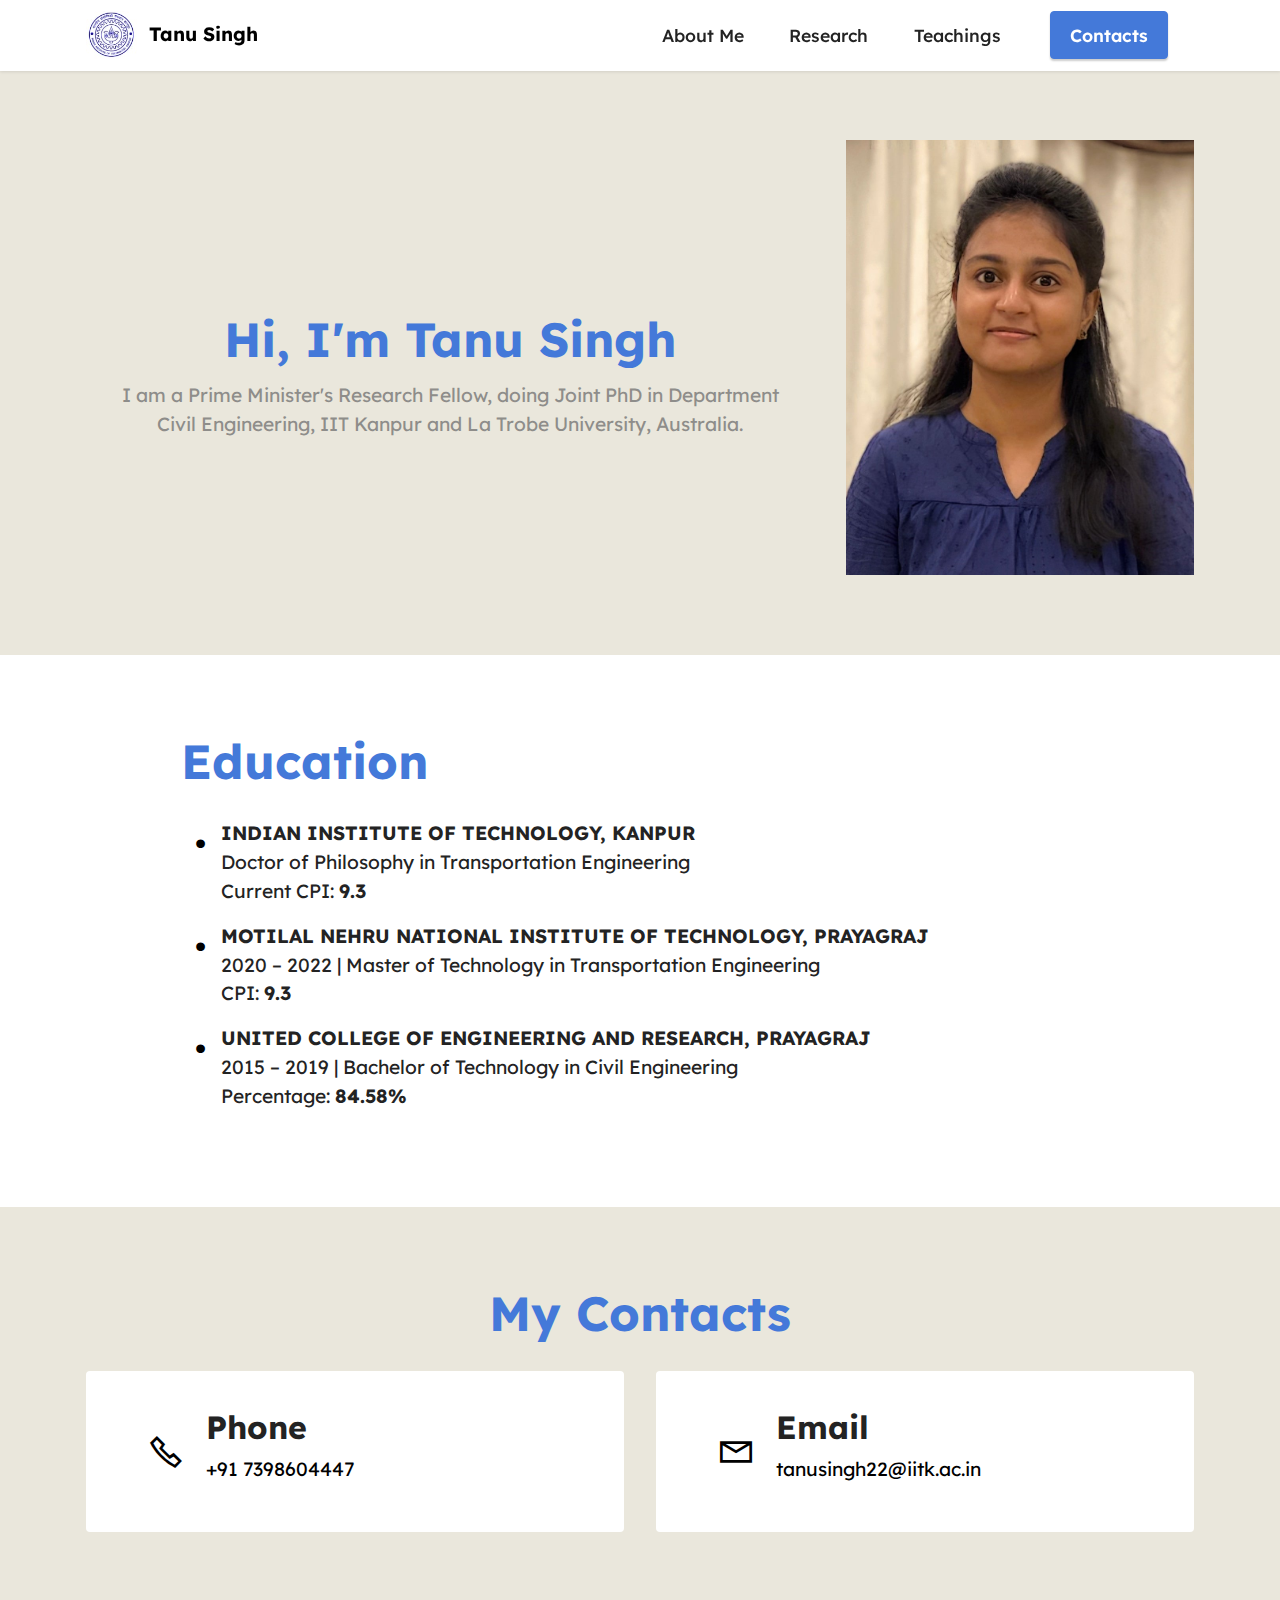
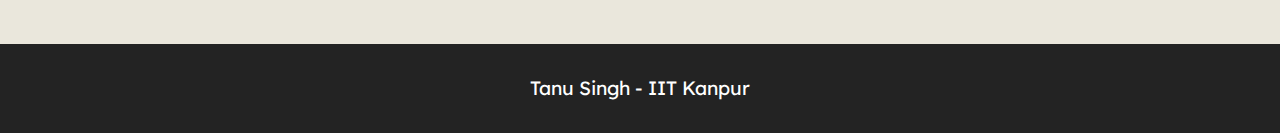
<file: index.html>
<!DOCTYPE html>
<html  >
<head>
  <meta charset="UTF-8">
  <meta http-equiv="X-UA-Compatible" content="IE=edge">
  <meta name="viewport" content="width=device-width, initial-scale=1, minimum-scale=1">
  <link rel="shortcut icon" href="assets/images/logo-96x91.jpg" type="image/x-icon">
  <meta name="description" content="">
  
  
  <title>Tanu Singh</title>
  <link rel="stylesheet" href="assets/web/assets/mobirise-icons2/mobirise2.css">
  <link rel="stylesheet" href="assets/bootstrap/css/bootstrap.min.css">
  <link rel="stylesheet" href="assets/bootstrap/css/bootstrap-grid.min.css">
  <link rel="stylesheet" href="assets/bootstrap/css/bootstrap-reboot.min.css">
  <link rel="stylesheet" href="assets/dropdown/css/style.css">
  <link rel="stylesheet" href="assets/socicon/css/styles.css">
  <link rel="stylesheet" href="assets/theme/css/style.css">
  <link rel="preload" href="https://fonts.googleapis.com/css?family=Lexend:100,200,300,400,500,600,700,800,900&display=swap" as="style" onload="this.onload=null;this.rel='stylesheet'">
  <noscript><link rel="stylesheet" href="https://fonts.googleapis.com/css?family=Lexend:100,200,300,400,500,600,700,800,900&display=swap"></noscript>
  <link rel="preload" as="style" href="assets/mobirise/css/mbr-additional.css"><link rel="stylesheet" href="assets/mobirise/css/mbr-additional.css" type="text/css">

  
  
  
</head>
<body>
  
  <section data-bs-version="5.1" class="menu menu2 cid-sFF0ciwnEL" once="menu" id="menu2-0">
    
    <nav class="navbar navbar-dropdown navbar-fixed-top navbar-expand-lg">
        <div class="container">
            <div class="navbar-brand">
                <span class="navbar-logo">
                    <a href="index.html">
                        <img src="assets/images/logo-96x91.jpg" alt="IIT Kanpur" style="height: 3rem;">
                    </a>
                </span>
                <span class="navbar-caption-wrap"><a class="navbar-caption text-primary display-7" href="index.html">Tanu Singh</a></span>
            </div>
            <button class="navbar-toggler" type="button" data-toggle="collapse" data-bs-toggle="collapse" data-target="#navbarSupportedContent" data-bs-target="#navbarSupportedContent" aria-controls="navbarNavAltMarkup" aria-expanded="false" aria-label="Toggle navigation">
                <div class="hamburger">
                    <span></span>
                    <span></span>
                    <span></span>
                    <span></span>
                </div>
            </button>
            <div class="collapse navbar-collapse" id="navbarSupportedContent">
                <ul class="navbar-nav nav-dropdown" data-app-modern-menu="true"><li class="nav-item"><a class="nav-link link text-black text-primary display-4" href="index.html">About Me</a></li>
                    <li class="nav-item"><a class="nav-link link text-black text-primary display-4" href="page2.html">Research</a></li>
                    <li class="nav-item"><a class="nav-link link text-black text-primary display-4" href="page3.html">Teachings</a>
                    </li></ul>
                
                <div class="navbar-buttons mbr-section-btn"><a class="btn btn-secondary display-4" href="index.html#contacts2-8">
                        Contacts</a></div>
            </div>
        </div>
    </nav>
</section>

<section data-bs-version="5.1" class="header11 cid-sFF0SGinka" id="header11-1">

    

    

    <div class="container">
        <div class="row justify-content-center">
            <div class="col-12 col-md-4 image-wrapper">
                <img class="w-100" src="assets/images/whatsapp-image-2023-11-05-at-23.09.41-5802eb05-879x1098.jpg" alt="Tanu Singh">
            </div>
            <div class="col-12 col-md">
                <div class="text-wrapper text-center">
                    <h1 class="mbr-section-title mbr-fonts-style mb-3 display-2">
                        <strong>
</strong><div><strong><br></strong></div><div><strong>Hi, I'm Tanu Singh</strong></div></h1>
                    <p class="mbr-text mbr-fonts-style display-7">I am a Prime Minister's Research Fellow, doing Joint PhD in Department Civil Engineering, IIT Kanpur and La Trobe&nbsp;University, Australia.</p>
                    
                </div>
            </div>
        </div>
    </div>
</section>

<section data-bs-version="5.1" class="content14 cid-tULjj8gYZQ" id="content14-b">
    

    
    
    
    <div class="container">
        <div class="row justify-content-center">
            <div class="col-md-12 col-lg-10">
                    <h3 class="mbr-section-title mbr-fonts-style mb-4 display-2">
                        <strong>Education</strong></h3>
                <ul class="list mbr-fonts-style display-7">
                    <li><strong>INDIAN INSTITUTE OF TECHNOLOGY, KANPUR</strong><br>Doctor of Philosophy in Transportation Engineering<br>Current CPI: <strong>9.3</strong></li>
                    <li><strong>MOTILAL NEHRU NATIONAL INSTITUTE OF&nbsp;</strong><span style="font-size: 1.2rem;"><strong>TECHNOLOGY, PRAYAGRAJ<br></strong></span>2020 – 2022 | Master of Technology in Transportation Engineering<br>CPI: <strong>9.3</strong></li>
                    <li><strong>UNITED COLLEGE OF ENGINEERING AND RESEARCH,&nbsp;</strong><span style="font-size: 1.2rem;"><strong>PRAYAGRAJ<br></strong></span>2015 – 2019 | Bachelor of Technology in Civil Engineering<br>Percentage: <strong>84.58%</strong></li>
                </ul>
            </div>
        </div>
    </div>
</section>

<section data-bs-version="5.1" class="contacts2 cid-sFF3B84VW8" id="contacts2-8">
    <!---->
    
    
    <div class="container">
        <div class="mbr-section-head">
            <h3 class="mbr-section-title mbr-fonts-style align-center mb-0 display-2">
                <strong>My Contacts</strong>
            </h3>
            
        </div>
        <div class="row justify-content-center mt-4">
            <div class="card col-12 col-md-6">
                <div class="card-wrapper">
                    <div class="image-wrapper">
                        <span class="mbr-iconfont mobi-mbri-phone mobi-mbri"></span>
                    </div>
                    <div class="text-wrapper">
                        <h6 class="card-title mbr-fonts-style mb-1 display-5">
                            <strong>Phone</strong>
                        </h6>
                        <p class="mbr-text mbr-fonts-style display-7">
                            <a href="tel:+917398604447" class="text-primary">+91 7398604447</a>
                        </p>
                    </div>
                </div>
            </div>
            <div class="card col-12 col-md-6">
                <div class="card-wrapper">
                    <div class="image-wrapper">
                        <span class="mbr-iconfont mobi-mbri-letter mobi-mbri"></span>
                    </div>
                    <div class="text-wrapper">
                        <h6 class="card-title mbr-fonts-style mb-1 display-5">
                            <strong>Email</strong>
                        </h6>
                        <p class="mbr-text mbr-fonts-style display-7">
                            <a href="mailto:tanusingh22@iitk.ac.in" class="text-primary">tanusingh22@iitk.ac.in</a>
                        </p>
                    </div>
                </div>
            </div>
            
            
        </div>
    </div>
</section>

<section data-bs-version="5.1" class="footer7 cid-sFF3CYc3p7" once="footers" id="footer7-9">

    

    

    <div class="container">
        <div class="media-container-row align-center mbr-white">
            <div class="col-12">
                <p class="mbr-text mb-0 mbr-fonts-style display-7">Tanu Singh - IIT Kanpur</p>
            </div>
        </div>
    </div>
  <script src="assets/bootstrap/js/bootstrap.bundle.min.js"></script>  <script src="assets/smoothscroll/smooth-scroll.js"></script>  <script src="assets/ytplayer/index.js"></script>  <script src="assets/dropdown/js/navbar-dropdown.js"></script>  <script src="assets/theme/js/script.js"></script>
</body>
</html>
</file>
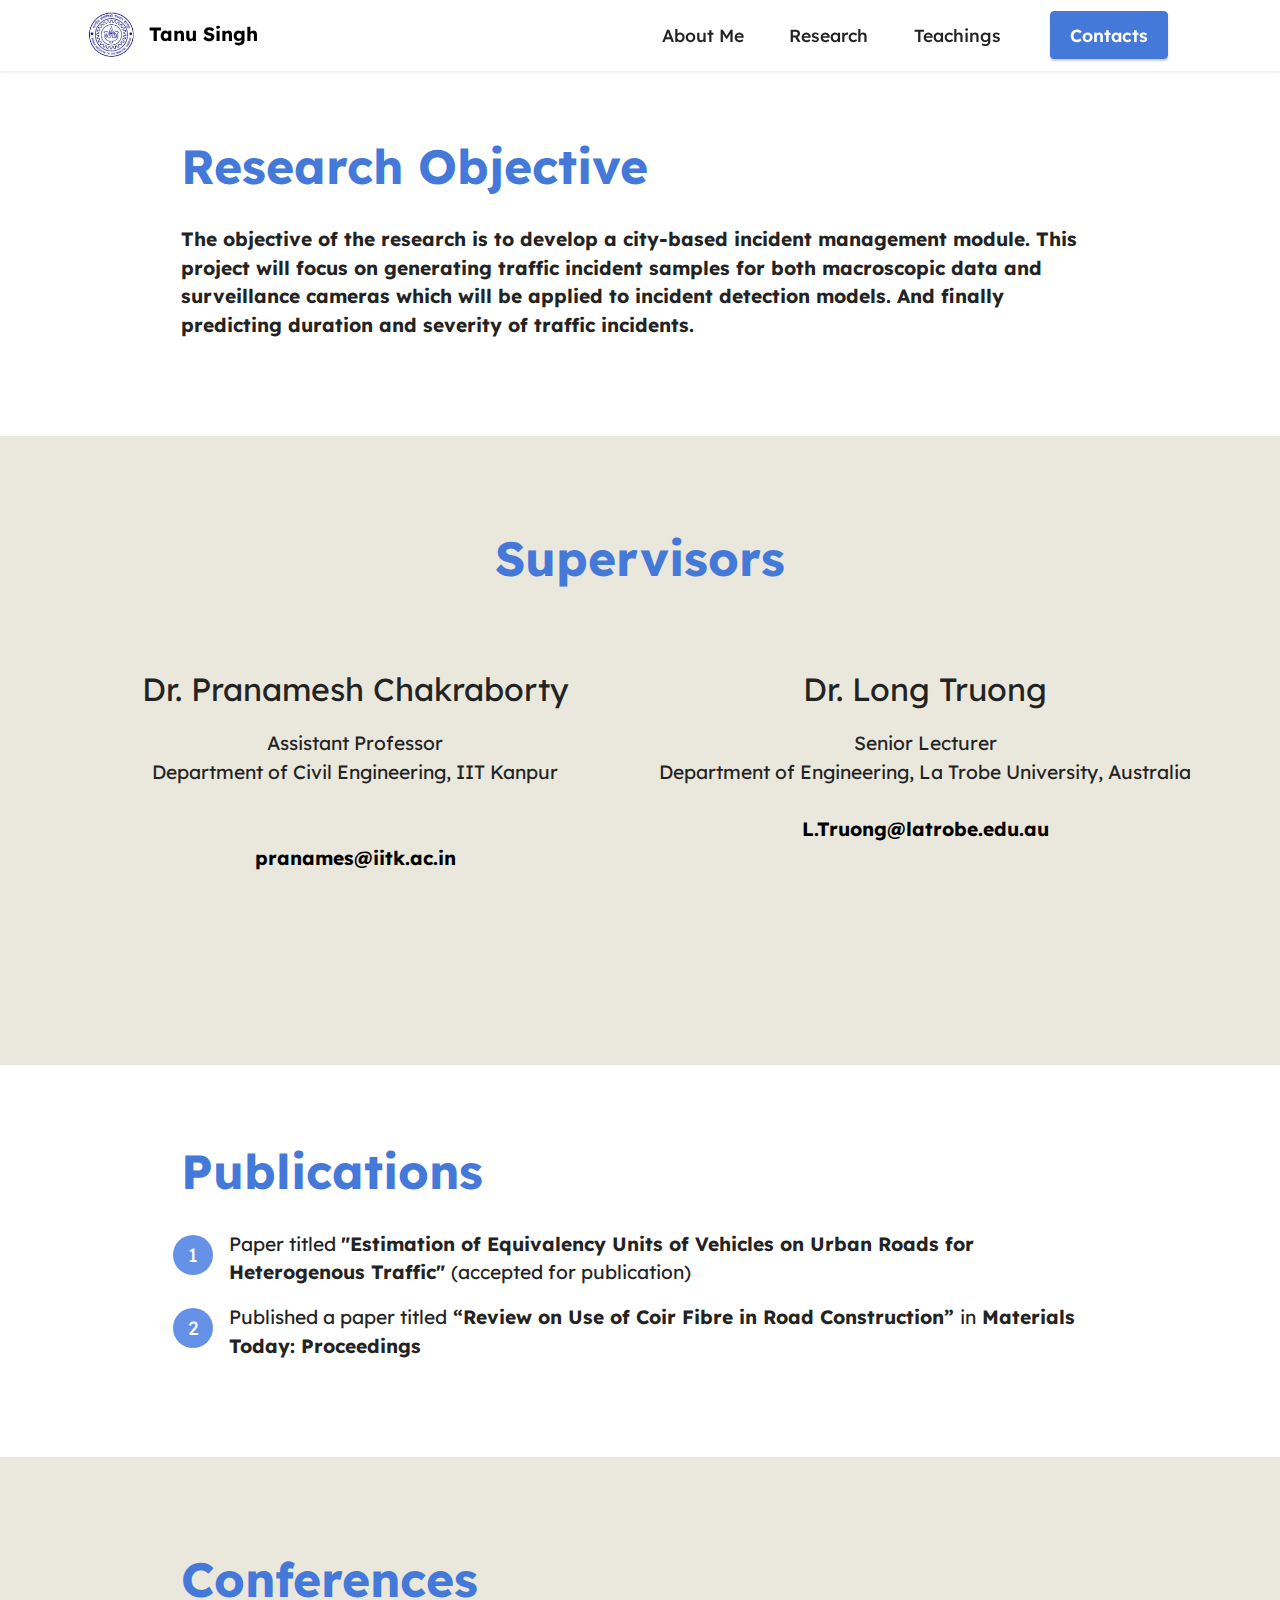
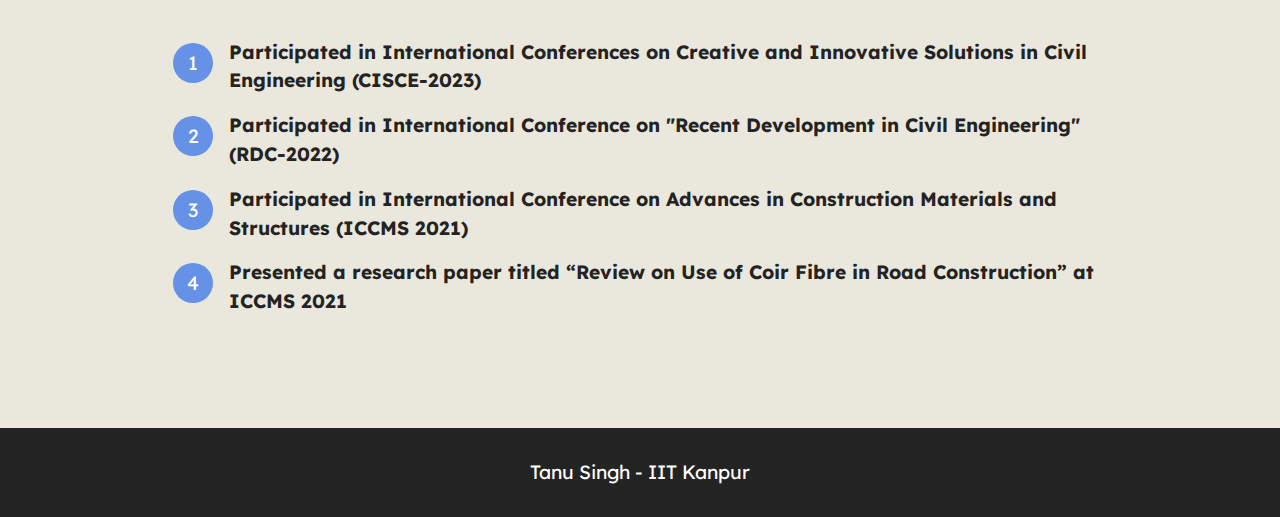
<file: page2.html>
<!DOCTYPE html>
<html  >
<head>
  <meta charset="UTF-8">
  <meta http-equiv="X-UA-Compatible" content="IE=edge">
  <meta name="viewport" content="width=device-width, initial-scale=1, minimum-scale=1">
  <link rel="shortcut icon" href="assets/images/logo-96x91.jpg" type="image/x-icon">
  <meta name="description" content="">
  
  
  <title>Research</title>
  <link rel="stylesheet" href="assets/web/assets/mobirise-icons2/mobirise2.css">
  <link rel="stylesheet" href="assets/bootstrap/css/bootstrap.min.css">
  <link rel="stylesheet" href="assets/bootstrap/css/bootstrap-grid.min.css">
  <link rel="stylesheet" href="assets/bootstrap/css/bootstrap-reboot.min.css">
  <link rel="stylesheet" href="assets/dropdown/css/style.css">
  <link rel="stylesheet" href="assets/socicon/css/styles.css">
  <link rel="stylesheet" href="assets/theme/css/style.css">
  <link rel="preload" href="https://fonts.googleapis.com/css?family=Lexend:100,200,300,400,500,600,700,800,900&display=swap" as="style" onload="this.onload=null;this.rel='stylesheet'">
  <noscript><link rel="stylesheet" href="https://fonts.googleapis.com/css?family=Lexend:100,200,300,400,500,600,700,800,900&display=swap"></noscript>
  <link rel="preload" as="style" href="assets/mobirise/css/mbr-additional.css"><link rel="stylesheet" href="assets/mobirise/css/mbr-additional.css" type="text/css">

  
  
  
</head>
<body>
  
  <section data-bs-version="5.1" class="menu menu2 cid-tULl2XCHzJ" once="menu" id="menu2-c">
    
    <nav class="navbar navbar-dropdown navbar-fixed-top navbar-expand-lg">
        <div class="container">
            <div class="navbar-brand">
                <span class="navbar-logo">
                    <a href="index.html">
                        <img src="assets/images/logo-96x91.jpg" alt="IIT Kanpur" style="height: 3rem;">
                    </a>
                </span>
                <span class="navbar-caption-wrap"><a class="navbar-caption text-primary display-7" href="index.html">Tanu Singh</a></span>
            </div>
            <button class="navbar-toggler" type="button" data-toggle="collapse" data-bs-toggle="collapse" data-target="#navbarSupportedContent" data-bs-target="#navbarSupportedContent" aria-controls="navbarNavAltMarkup" aria-expanded="false" aria-label="Toggle navigation">
                <div class="hamburger">
                    <span></span>
                    <span></span>
                    <span></span>
                    <span></span>
                </div>
            </button>
            <div class="collapse navbar-collapse" id="navbarSupportedContent">
                <ul class="navbar-nav nav-dropdown" data-app-modern-menu="true"><li class="nav-item"><a class="nav-link link text-black text-primary display-4" href="index.html">About Me</a></li>
                    <li class="nav-item"><a class="nav-link link text-black text-primary display-4" href="page2.html">Research</a></li>
                    <li class="nav-item"><a class="nav-link link text-black text-primary display-4" href="page3.html">Teachings</a>
                    </li></ul>
                
                <div class="navbar-buttons mbr-section-btn"><a class="btn btn-secondary display-4" href="index.html#contacts2-8">
                        Contacts</a></div>
            </div>
        </div>
    </nav>
</section>

<section data-bs-version="5.1" class="content5 cid-tUPNgETuHa" id="content5-n">
    
    <div class="container">
        <div class="row justify-content-center">
            <div class="col-md-12 col-lg-10">
                
                <h4 class="mbr-section-subtitle mbr-fonts-style mb-4 display-2"><strong>
                    Research Objective</strong></h4>
                <p class="mbr-text mbr-fonts-style display-7"><strong>
                    The objective of the research is to develop a city-based incident management&nbsp;module.&nbsp;This project will focus on generating traffic incident samples for both macroscopic data and surveillance cameras which will be applied to incident detection models. And finally predicting duration and severity of traffic&nbsp;incidents.</strong></p>
            </div>
        </div>
    </div>
</section>

<section data-bs-version="5.1" class="people02 cid-tUPO8EsXUX" id="people02-p">
	

	
	
	<div class="container">
		<div class="row mb-5 justify-content-center">
			<div class="col-12 content-head">
				<h3 class="mbr-section-title mbr-fonts-style align-center mb-4 display-2">
					<strong>Supervisors</strong></h3>
				
			</div>
		</div>
		<div class="row">
				
				
				<div class="item features-without-image col-12 col-md-6 col-lg-6 mb-5 active">
					<div class="item-wrapper">
						<div class="card-box align-center">
							
							<h5 class="card-title mbr-fonts-style mb-3 display-5">Dr. Pranamesh Chakraborty</h5>
							<p class="card-text mbr-fonts-style mb-0 display-7">
								Assistant Professor<br>Department of Civil Engineering, IIT Kanpur<br><br><br><a href="mailto:pranames@iitk.ac.in" class="text-primary"><strong>pranames@iitk.ac.in</strong></a></p>
						</div>
					</div>
				</div><div class="item features-without-image col-12 col-md-6 col-lg-6 mb-5">
					<div class="item-wrapper">
						<div class="card-box align-center">
							
							<h5 class="card-title mbr-fonts-style mb-3 display-5">Dr. Long Truong</h5>
							<p class="card-text mbr-fonts-style mb-0 display-7">Senior Lecturer<br>Department of Engineering,&nbsp;La Trobe University, Australia<br><br><a href="mailto:L.Truong@latrobe.edu.au" class="text-primary"><strong>L.Truong@latrobe.edu.au</strong></a><br></p>
						</div>
					</div>
				</div>
			</div>
		<div class="row mt-0 mt-md-5">
			
		</div>
	</div>
</section>

<section data-bs-version="5.1" class="content9 cid-tUPQ1bYkCP" id="content9-q">
    

    <div class="container">
        <div class="row justify-content-center">
            <div class="counter-container col-md-12 col-lg-10">
                <h4 class="mbr-section-title mbr-fonts-style mb-4 display-2"><strong>
                    Publications</strong></h4>
                <div class="mbr-text mbr-fonts-style display-7">
                    <ol>
                        <li>Paper titled <strong>"Estimation of Equivalency Units of Vehicles on Urban Roads for Heterogenous Traffic"  </strong>(accepted for&nbsp;publication)</li>
                        <li><span style="font-size: 1.2rem;">Published a paper titled</span><strong> “Review on Use of Coir Fibre in Road&nbsp;</strong><strong>Construction” </strong><span style="font-size: 1.2rem;">in</span><strong> Materials Today:&nbsp;Proceedings</strong></li>
                    </ol>
                </div>
            </div>
        </div>
    </div>
</section>

<section data-bs-version="5.1" class="content9 cid-tULl2YMnIF" id="content9-e">
    

    <div class="container">
        <div class="row justify-content-center">
            <div class="counter-container col-md-12 col-lg-10">
                <h4 class="mbr-section-title mbr-fonts-style mb-4 display-2"><strong>
                    Conferences
                </strong></h4>
                <div class="mbr-text mbr-fonts-style display-7">
                    <ol>
                        <li><strong>Participated in International Conferences on Creative and Innovative Solutions in Civil Engineering&nbsp;(CISCE-2023)</strong></li>
                        <li><strong>Participated in International Conference on "Recent&nbsp;</strong><strong>Development in&nbsp;</strong><strong>Civil Engineering" (RDC-2022)&nbsp; &nbsp; &nbsp; &nbsp;&nbsp;</strong></li>
                        <li><strong>Participated in International Conference on Advances in&nbsp;</strong><strong>Construction Materials and Structures (ICCMS 2021)</strong></li><li><strong>Presented a research paper titled “Review on Use of Coir&nbsp;</strong><strong>Fibre in Road Construction” at ICCMS 2021</strong></li>
                    </ol>
                </div>
            </div>
        </div>
    </div>
</section>

<section data-bs-version="5.1" class="footer7 cid-tULl30CwS4" once="footers" id="footer7-h">

    

    

    <div class="container">
        <div class="media-container-row align-center mbr-white">
            <div class="col-12">
                <p class="mbr-text mb-0 mbr-fonts-style display-7">Tanu Singh - IIT Kanpur</p>
            </div>
        </div>
    </div>
<script src="assets/bootstrap/js/bootstrap.bundle.min.js"></script>  <script src="assets/smoothscroll/smooth-scroll.js"></script>  <script src="assets/ytplayer/index.js"></script>  <script src="assets/dropdown/js/navbar-dropdown.js"></script>  <script src="assets/theme/js/script.js"></script>
</body>
</html>
</file>
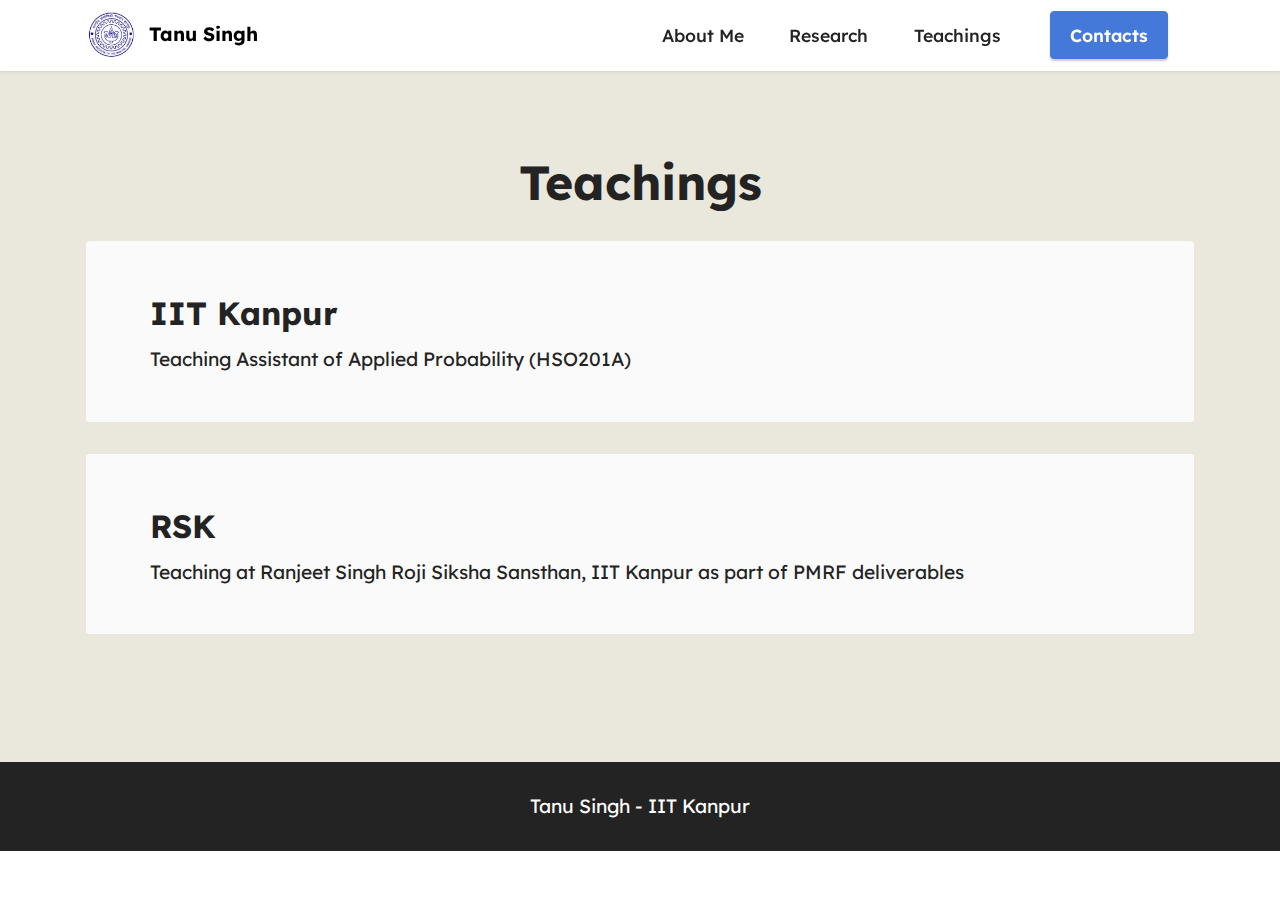
<file: page3.html>
<!DOCTYPE html>
<html  >
<head>
  <meta charset="UTF-8">
  <meta http-equiv="X-UA-Compatible" content="IE=edge">
  <meta name="viewport" content="width=device-width, initial-scale=1, minimum-scale=1">
  <link rel="shortcut icon" href="assets/images/logo-96x91.jpg" type="image/x-icon">
  <meta name="description" content="">
  
  
  <title>Teachings</title>
  <link rel="stylesheet" href="assets/bootstrap/css/bootstrap.min.css">
  <link rel="stylesheet" href="assets/bootstrap/css/bootstrap-grid.min.css">
  <link rel="stylesheet" href="assets/bootstrap/css/bootstrap-reboot.min.css">
  <link rel="stylesheet" href="assets/dropdown/css/style.css">
  <link rel="stylesheet" href="assets/socicon/css/styles.css">
  <link rel="stylesheet" href="assets/theme/css/style.css">
  <link rel="preload" href="https://fonts.googleapis.com/css?family=Lexend:100,200,300,400,500,600,700,800,900&display=swap" as="style" onload="this.onload=null;this.rel='stylesheet'">
  <noscript><link rel="stylesheet" href="https://fonts.googleapis.com/css?family=Lexend:100,200,300,400,500,600,700,800,900&display=swap"></noscript>
  <link rel="preload" as="style" href="assets/mobirise/css/mbr-additional.css"><link rel="stylesheet" href="assets/mobirise/css/mbr-additional.css" type="text/css">

  
  
  
</head>
<body>
  
  <section data-bs-version="5.1" class="menu menu2 cid-tULld3wv5w" once="menu" id="menu2-i">
    
    <nav class="navbar navbar-dropdown navbar-fixed-top navbar-expand-lg">
        <div class="container">
            <div class="navbar-brand">
                <span class="navbar-logo">
                    <a href="index.html">
                        <img src="assets/images/logo-96x91.jpg" alt="IIT Kanpur" style="height: 3rem;">
                    </a>
                </span>
                <span class="navbar-caption-wrap"><a class="navbar-caption text-primary display-7" href="index.html">Tanu Singh</a></span>
            </div>
            <button class="navbar-toggler" type="button" data-toggle="collapse" data-bs-toggle="collapse" data-target="#navbarSupportedContent" data-bs-target="#navbarSupportedContent" aria-controls="navbarNavAltMarkup" aria-expanded="false" aria-label="Toggle navigation">
                <div class="hamburger">
                    <span></span>
                    <span></span>
                    <span></span>
                    <span></span>
                </div>
            </button>
            <div class="collapse navbar-collapse" id="navbarSupportedContent">
                <ul class="navbar-nav nav-dropdown" data-app-modern-menu="true"><li class="nav-item"><a class="nav-link link text-black text-primary display-4" href="index.html">About Me</a></li>
                    <li class="nav-item"><a class="nav-link link text-black text-primary display-4" href="page2.html">Research</a></li>
                    <li class="nav-item"><a class="nav-link link text-black text-primary display-4" href="page3.html">Teachings</a>
                    </li></ul>
                
                <div class="navbar-buttons mbr-section-btn"><a class="btn btn-secondary display-4" href="index.html#contacts2-8">
                        Contacts</a></div>
            </div>
        </div>
    </nav>
</section>

<section data-bs-version="5.1" class="features10 cid-tULld4o4jp" id="features10-k">
    <!---->
    

    
    
    <div class="container">
        <div class="mbr-section-head">
            <h3 class="mbr-section-title mbr-fonts-style mb-0 display-2">
                <strong>Teachings</strong></h3>
            
        </div>
        <div class="row mt-4">
            
            
            <div class="item features-without-image col-12 active">
                <div class="item-wrapper">
                    <div class="top-line row">
                        <div class="col">
                            <h4 class="card-title mbr-fonts-style display-5"><strong>IIT Kanpur</strong></h4>
                        </div>
                        <div class="col-auto">
                            <p class="price mbr-fonts-style display-5"></p>
                        </div>
                    </div>
                    <div class="bottom-line">
                        <p class="mbr-text mbr-fonts-style display-7">Teaching Assistant of Applied Probability&nbsp;(HSO201A)
                        </p>
                    </div>
                </div>
            </div><div class="item features-without-image col-12">
                <div class="item-wrapper">
                    <div class="top-line row">
                        <div class="col">
                            <h4 class="card-title mbr-fonts-style display-5"><strong>RSK</strong></h4>
                        </div>
                        <div class="col-auto">
                            <p class="price mbr-fonts-style display-5"></p>
                        </div>
                    </div>
                    <div class="bottom-line">
                        <p class="mbr-text mbr-fonts-style display-7">
                            Teaching at Ranjeet Singh Roji Siksha Sansthan, IIT Kanpur as part of PMRF&nbsp;deliverables
                        </p>
                    </div>
                </div>
            </div>
        </div>
    </div>
</section>

<section data-bs-version="5.1" class="footer7 cid-tULld5JcFB" once="footers" id="footer7-m">

    

    

    <div class="container">
        <div class="media-container-row align-center mbr-white">
            <div class="col-12">
                <p class="mbr-text mb-0 mbr-fonts-style display-7">Tanu Singh - IIT Kanpur</p>
            </div>
        </div>
    </div>
  <script src="assets/bootstrap/js/bootstrap.bundle.min.js"></script>  <script src="assets/smoothscroll/smooth-scroll.js"></script>  <script src="assets/ytplayer/index.js"></script>  <script src="assets/dropdown/js/navbar-dropdown.js"></script>  <script src="assets/theme/js/script.js"></script>
</body>
</html>
</file>
<file: assets/web/assets/mobirise-icons2/mobirise2.css>
@font-face {
  font-family: 'Moririse2';
  font-display: swap;
  src:  url('mobirise2.eot?f2bix4');
  src:  url('mobirise2.eot?f2bix4#iefix') format('embedded-opentype'),
    url('mobirise2.ttf?f2bix4') format('truetype'),
    url('mobirise2.woff?f2bix4') format('woff'),
    url('mobirise2.svg?f2bix4#mobirise2') format('svg');
  font-weight: normal;
  font-style: normal;
}

[class^="mobi-"], [class*=" mobi-"] {
  /* use !important to prevent issues with browser extensions that change fonts */
  font-family: 'Moririse2' !important;
  speak: none;
  font-style: normal;
  font-weight: normal;
  font-variant: normal;
  text-transform: none;
  line-height: 1;

  /* Better Font Rendering =========== */
  -webkit-font-smoothing: antialiased;
  -moz-osx-font-smoothing: grayscale;
}

.mobi-mbri-add-submenu:before {
  content: "\e900";
}
.mobi-mbri-alert:before {
  content: "\e901";
}
.mobi-mbri-align-center:before {
  content: "\e902";
}
.mobi-mbri-align-justify:before {
  content: "\e903";
}
.mobi-mbri-align-left:before {
  content: "\e904";
}
.mobi-mbri-align-right:before {
  content: "\e905";
}
.mobi-mbri-android:before {
  content: "\e906";
}
.mobi-mbri-apple:before {
  content: "\e907";
}
.mobi-mbri-arrow-down:before {
  content: "\e908";
}
.mobi-mbri-arrow-next:before {
  content: "\e909";
}
.mobi-mbri-arrow-prev:before {
  content: "\e90a";
}
.mobi-mbri-arrow-up:before {
  content: "\e90b";
}
.mobi-mbri-bold:before {
  content: "\e90c";
}
.mobi-mbri-bookmark:before {
  content: "\e90d";
}
.mobi-mbri-bootstrap:before {
  content: "\e90e";
}
.mobi-mbri-briefcase:before {
  content: "\e90f";
}
.mobi-mbri-browse:before {
  content: "\e910";
}
.mobi-mbri-bulleted-list:before {
  content: "\e911";
}
.mobi-mbri-calendar:before {
  content: "\e912";
}
.mobi-mbri-camera:before {
  content: "\e913";
}
.mobi-mbri-cart-add:before {
  content: "\e914";
}
.mobi-mbri-cart-full:before {
  content: "\e915";
}
.mobi-mbri-cash:before {
  content: "\e916";
}
.mobi-mbri-change-style:before {
  content: "\e917";
}
.mobi-mbri-chat:before {
  content: "\e918";
}
.mobi-mbri-clock:before {
  content: "\e919";
}
.mobi-mbri-close:before {
  content: "\e91a";
}
.mobi-mbri-cloud:before {
  content: "\e91b";
}
.mobi-mbri-code:before {
  content: "\e91c";
}
.mobi-mbri-contact-form:before {
  content: "\e91d";
}
.mobi-mbri-credit-card:before {
  content: "\e91e";
}
.mobi-mbri-cursor-click:before {
  content: "\e91f";
}
.mobi-mbri-cust-feedback:before {
  content: "\e920";
}
.mobi-mbri-database:before {
  content: "\e921";
}
.mobi-mbri-delivery:before {
  content: "\e922";
}
.mobi-mbri-desktop:before {
  content: "\e923";
}
.mobi-mbri-devices:before {
  content: "\e924";
}
.mobi-mbri-down:before {
  content: "\e925";
}
.mobi-mbri-download-2:before {
  content: "\e926";
}
.mobi-mbri-download:before {
  content: "\e927";
}
.mobi-mbri-drag-n-drop-2:before {
  content: "\e928";
}
.mobi-mbri-drag-n-drop:before {
  content: "\e929";
}
.mobi-mbri-edit-2:before {
  content: "\e92a";
}
.mobi-mbri-edit:before {
  content: "\e92b";
}
.mobi-mbri-error:before {
  content: "\e92c";
}
.mobi-mbri-extension:before {
  content: "\e92d";
}
.mobi-mbri-features:before {
  content: "\e92e";
}
.mobi-mbri-file:before {
  content: "\e92f";
}
.mobi-mbri-flag:before {
  content: "\e930";
}
.mobi-mbri-folder:before {
  content: "\e931";
}
.mobi-mbri-gift:before {
  content: "\e932";
}
.mobi-mbri-github:before {
  content: "\e933";
}
.mobi-mbri-globe-2:before {
  content: "\e934";
}
.mobi-mbri-globe:before {
  content: "\e935";
}
.mobi-mbri-growing-chart:before {
  content: "\e936";
}
.mobi-mbri-hearth:before {
  content: "\e937";
}
.mobi-mbri-help:before {
  content: "\e938";
}
.mobi-mbri-home:before {
  content: "\e939";
}
.mobi-mbri-hot-cup:before {
  content: "\e93a";
}
.mobi-mbri-idea:before {
  content: "\e93b";
}
.mobi-mbri-image-gallery:before {
  content: "\e93c";
}
.mobi-mbri-image-slider:before {
  content: "\e93d";
}
.mobi-mbri-info:before {
  content: "\e93e";
}
.mobi-mbri-italic:before {
  content: "\e93f";
}
.mobi-mbri-key:before {
  content: "\e940";
}
.mobi-mbri-laptop:before {
  content: "\e941";
}
.mobi-mbri-layers:before {
  content: "\e942";
}
.mobi-mbri-left-right:before {
  content: "\e943";
}
.mobi-mbri-left:before {
  content: "\e944";
}
.mobi-mbri-letter:before {
  content: "\e945";
}
.mobi-mbri-like:before {
  content: "\e946";
}
.mobi-mbri-link:before {
  content: "\e947";
}
.mobi-mbri-lock:before {
  content: "\e948";
}
.mobi-mbri-login:before {
  content: "\e949";
}
.mobi-mbri-logout:before {
  content: "\e94a";
}
.mobi-mbri-magic-stick:before {
  content: "\e94b";
}
.mobi-mbri-map-pin:before {
  content: "\e94c";
}
.mobi-mbri-menu:before {
  content: "\e94d";
}
.mobi-mbri-mobile-2:before {
  content: "\e94e";
}
.mobi-mbri-mobile-horizontal:before {
  content: "\e94f";
}
.mobi-mbri-mobile:before {
  content: "\e950";
}
.mobi-mbri-mobirise:before {
  content: "\e951";
}
.mobi-mbri-more-horizontal:before {
  content: "\e952";
}
.mobi-mbri-more-vertical:before {
  content: "\e953";
}
.mobi-mbri-music:before {
  content: "\e954";
}
.mobi-mbri-new-file:before {
  content: "\e955";
}
.mobi-mbri-numbered-list:before {
  content: "\e956";
}
.mobi-mbri-opened-folder:before {
  content: "\e957";
}
.mobi-mbri-pages:before {
  content: "\e958";
}
.mobi-mbri-paper-plane:before {
  content: "\e959";
}
.mobi-mbri-paperclip:before {
  content: "\e95a";
}
.mobi-mbri-phone:before {
  content: "\e95b";
}
.mobi-mbri-photo:before {
  content: "\e95c";
}
.mobi-mbri-photos:before {
  content: "\e95d";
}
.mobi-mbri-pin:before {
  content: "\e95e";
}
.mobi-mbri-play:before {
  content: "\e95f";
}
.mobi-mbri-plus:before {
  content: "\e960";
}
.mobi-mbri-preview:before {
  content: "\e961";
}
.mobi-mbri-print:before {
  content: "\e962";
}
.mobi-mbri-protect:before {
  content: "\e963";
}
.mobi-mbri-question:before {
  content: "\e964";
}
.mobi-mbri-quote-left:before {
  content: "\e965";
}
.mobi-mbri-quote-right:before {
  content: "\e966";
}
.mobi-mbri-redo:before {
  content: "\e967";
}
.mobi-mbri-refresh:before {
  content: "\e968";
}
.mobi-mbri-responsive-2:before {
  content: "\e969";
}
.mobi-mbri-responsive:before {
  content: "\e96a";
}
.mobi-mbri-right:before {
  content: "\e96b";
}
.mobi-mbri-rocket:before {
  content: "\e96c";
}
.mobi-mbri-sad-face:before {
  content: "\e96d";
}
.mobi-mbri-sale:before {
  content: "\e96e";
}
.mobi-mbri-save:before {
  content: "\e96f";
}
.mobi-mbri-search:before {
  content: "\e970";
}
.mobi-mbri-setting-2:before {
  content: "\e971";
}
.mobi-mbri-setting-3:before {
  content: "\e972";
}
.mobi-mbri-setting:before {
  content: "\e973";
}
.mobi-mbri-share:before {
  content: "\e974";
}
.mobi-mbri-shopping-bag:before {
  content: "\e975";
}
.mobi-mbri-shopping-basket:before {
  content: "\e976";
}
.mobi-mbri-shopping-cart:before {
  content: "\e977";
}
.mobi-mbri-sites:before {
  content: "\e978";
}
.mobi-mbri-smile-face:before {
  content: "\e979";
}
.mobi-mbri-speed:before {
  content: "\e97a";
}
.mobi-mbri-star:before {
  content: "\e97b";
}
.mobi-mbri-success:before {
  content: "\e97c";
}
.mobi-mbri-sun:before {
  content: "\e97d";
}
.mobi-mbri-sun2:before {
  content: "\e97e";
}
.mobi-mbri-tablet-vertical:before {
  content: "\e97f";
}
.mobi-mbri-tablet:before {
  content: "\e980";
}
.mobi-mbri-target:before {
  content: "\e981";
}
.mobi-mbri-timer:before {
  content: "\e982";
}
.mobi-mbri-to-ftp:before {
  content: "\e983";
}
.mobi-mbri-to-local-drive:before {
  content: "\e984";
}
.mobi-mbri-touch-swipe:before {
  content: "\e985";
}
.mobi-mbri-touch:before {
  content: "\e986";
}
.mobi-mbri-trash:before {
  content: "\e987";
}
.mobi-mbri-underline:before {
  content: "\e988";
}
.mobi-mbri-undo:before {
  content: "\e989";
}
.mobi-mbri-unlink:before {
  content: "\e98a";
}
.mobi-mbri-unlock:before {
  content: "\e98b";
}
.mobi-mbri-up-down:before {
  content: "\e98c";
}
.mobi-mbri-up:before {
  content: "\e98d";
}
.mobi-mbri-update:before {
  content: "\e98e";
}
.mobi-mbri-upload-2:before {
  content: "\e98f";
}
.mobi-mbri-upload:before {
  content: "\e990";
}
.mobi-mbri-user-2:before {
  content: "\e991";
}
.mobi-mbri-user:before {
  content: "\e992";
}
.mobi-mbri-users:before {
  content: "\e993";
}
.mobi-mbri-video-play:before {
  content: "\e994";
}
.mobi-mbri-video:before {
  content: "\e995";
}
.mobi-mbri-watch:before {
  content: "\e996";
}
.mobi-mbri-website-theme-2:before {
  content: "\e997";
}
.mobi-mbri-website-theme:before {
  content: "\e998";
}
.mobi-mbri-wifi:before {
  content: "\e999";
}
.mobi-mbri-windows:before {
  content: "\e99a";
}
.mobi-mbri-zoom-in:before {
  content: "\e99b";
}
.mobi-mbri-zoom-out:before {
  content: "\e99c";
}
</file>
<file: assets/dropdown/css/style.css>
.navbar-dropdown {
  left: 0;
  padding: 0;
  position: absolute;
  right: 0;
  top: 0;
  transition: all 0.45s ease;
  z-index: 1030;
  background: #282828; }
  .navbar-dropdown .navbar-logo {
    margin-right: 0.8rem;
    transition: margin 0.3s ease-in-out;
    vertical-align: middle; }
    .navbar-dropdown .navbar-logo img {
      height: 3.125rem;
      transition: all 0.3s ease-in-out; }
    .navbar-dropdown .navbar-logo.mbr-iconfont {
      font-size: 3.125rem;
      line-height: 3.125rem; }
  .navbar-dropdown .navbar-caption {
    font-weight: 700;
    white-space: normal;
    vertical-align: -4px;
    line-height: 3.125rem !important; }
    .navbar-dropdown .navbar-caption, .navbar-dropdown .navbar-caption:hover {
      color: inherit;
      text-decoration: none; }
  .navbar-dropdown .mbr-iconfont + .navbar-caption {
    vertical-align: -1px; }
  .navbar-dropdown.navbar-fixed-top {
    position: fixed; }
  .navbar-dropdown .navbar-brand span {
    vertical-align: -4px; }
  .navbar-dropdown.bg-color.transparent {
    background: none; }
  .navbar-dropdown.navbar-short .navbar-brand {
    padding: 0.625rem 0; }
    .navbar-dropdown.navbar-short .navbar-brand span {
      vertical-align: -1px; }
  .navbar-dropdown.navbar-short .navbar-caption {
    line-height: 2.375rem !important;
    vertical-align: -2px; }
  .navbar-dropdown.navbar-short .navbar-logo {
    margin-right: 0.5rem; }
    .navbar-dropdown.navbar-short .navbar-logo img {
      height: 2.375rem; }
    .navbar-dropdown.navbar-short .navbar-logo.mbr-iconfont {
      font-size: 2.375rem;
      line-height: 2.375rem; }
  .navbar-dropdown.navbar-short .mbr-table-cell {
    height: 3.625rem; }
  .navbar-dropdown .navbar-close {
    left: 0.6875rem;
    position: fixed;
    top: 0.75rem;
    z-index: 1000; }
  .navbar-dropdown .hamburger-icon {
    content: "";
    display: inline-block;
    vertical-align: middle;
    width: 16px;
    -webkit-box-shadow: 0 -6px 0 1px #282828,0 0 0 1px #282828,0 6px 0 1px #282828;
    -moz-box-shadow: 0 -6px 0 1px #282828,0 0 0 1px #282828,0 6px 0 1px #282828;
    box-shadow: 0 -6px 0 1px #282828,0 0 0 1px #282828,0 6px 0 1px #282828; }

.dropdown-menu .dropdown-toggle[data-toggle="dropdown-submenu"]::after {
  border-bottom: 0.35em solid transparent;
  border-left: 0.35em solid;
  border-right: 0;
  border-top: 0.35em solid transparent;
  margin-left: 0.3rem; }

.dropdown-menu .dropdown-item:focus {
  outline: 0; }

.nav-dropdown {
  font-size: 0.75rem;
  font-weight: 500;
  height: auto !important; }
  .nav-dropdown .nav-btn {
    padding-left: 1rem; }
  .nav-dropdown .link {
    margin: .667em 1.667em;
    font-weight: 500;
    padding: 0;
    transition: color .2s ease-in-out; }
    .nav-dropdown .link.dropdown-toggle {
      margin-right: 2.583em; }
      .nav-dropdown .link.dropdown-toggle::after {
        margin-left: .25rem;
        border-top: 0.35em solid;
        border-right: 0.35em solid transparent;
        border-left: 0.35em solid transparent;
        border-bottom: 0; }
      .nav-dropdown .link.dropdown-toggle[aria-expanded="true"] {
        margin: 0;
        padding: 0.667em 3.263em  0.667em 1.667em; }
  .nav-dropdown .link::after,
  .nav-dropdown .dropdown-item::after {
    color: inherit; }
  .nav-dropdown .btn {
    font-size: 0.75rem;
    font-weight: 700;
    letter-spacing: 0;
    margin-bottom: 0;
    padding-left: 1.25rem;
    padding-right: 1.25rem; }
  .nav-dropdown .dropdown-menu {
    border-radius: 0;
    border: 0;
    left: 0;
    margin: 0;
    padding-bottom: 1.25rem;
    padding-top: 1.25rem;
    position: relative; }
  .nav-dropdown .dropdown-submenu {
    margin-left: 0.125rem;
    top: 0; }
  .nav-dropdown .dropdown-item {
    font-weight: 500;
    line-height: 2;
    padding: 0.3846em 4.615em 0.3846em 1.5385em;
    position: relative;
    transition: color .2s ease-in-out, background-color .2s ease-in-out; }
    .nav-dropdown .dropdown-item::after {
      margin-top: -0.3077em;
      position: absolute;
      right: 1.1538em;
      top: 50%; }
    .nav-dropdown .dropdown-item:focus, .nav-dropdown .dropdown-item:hover {
      background: none; }

@media (max-width: 767px) {
  .nav-dropdown.navbar-toggleable-sm {
    bottom: 0;
    display: none;
    left: 0;
    overflow-x: hidden;
    position: fixed;
    top: 0;
    transform: translateX(-100%);
    -ms-transform: translateX(-100%);
    -webkit-transform: translateX(-100%);
    width: 18.75rem;
    z-index: 999; } }
.nav-dropdown.navbar-toggleable-xl {
  bottom: 0;
  display: none;
  left: 0;
  overflow-x: hidden;
  position: fixed;
  top: 0;
  transform: translateX(-100%);
  -ms-transform: translateX(-100%);
  -webkit-transform: translateX(-100%);
  width: 18.75rem;
  z-index: 999; }

.nav-dropdown-sm {
  display: block !important;
  overflow-x: hidden;
  overflow: auto;
  padding-top: 3.875rem; }
  .nav-dropdown-sm::after {
    content: "";
    display: block;
    height: 3rem;
    width: 100%; }
  .nav-dropdown-sm.collapse.in ~ .navbar-close {
    display: block !important; }
  .nav-dropdown-sm.collapsing, .nav-dropdown-sm.collapse.in {
    transform: translateX(0);
    -ms-transform: translateX(0);
    -webkit-transform: translateX(0);
    transition: all 0.25s ease-out;
    -webkit-transition: all 0.25s ease-out;
    background: #282828; }
  .nav-dropdown-sm.collapsing[aria-expanded="false"] {
    transform: translateX(-100%);
    -ms-transform: translateX(-100%);
    -webkit-transform: translateX(-100%); }
  .nav-dropdown-sm .nav-item {
    display: block;
    margin-left: 0 !important;
    padding-left: 0; }
  .nav-dropdown-sm .link,
  .nav-dropdown-sm .dropdown-item {
    border-top: 1px dotted rgba(255, 255, 255, 0.1);
    font-size: 0.8125rem;
    line-height: 1.6;
    margin: 0 !important;
    padding: 0.875rem 2.4rem 0.875rem 1.5625rem !important;
    position: relative;
    white-space: normal; }
    .nav-dropdown-sm .link:focus, .nav-dropdown-sm .link:hover,
    .nav-dropdown-sm .dropdown-item:focus,
    .nav-dropdown-sm .dropdown-item:hover {
      background: rgba(0, 0, 0, 0.2) !important;
      color: #c0a375; }
  .nav-dropdown-sm .nav-btn {
    position: relative;
    padding: 1.5625rem 1.5625rem 0 1.5625rem; }
    .nav-dropdown-sm .nav-btn::before {
      border-top: 1px dotted rgba(255, 255, 255, 0.1);
      content: "";
      left: 0;
      position: absolute;
      top: 0;
      width: 100%; }
    .nav-dropdown-sm .nav-btn + .nav-btn {
      padding-top: 0.625rem; }
      .nav-dropdown-sm .nav-btn + .nav-btn::before {
        display: none; }
  .nav-dropdown-sm .btn {
    padding: 0.625rem 0; }
  .nav-dropdown-sm .dropdown-toggle[data-toggle="dropdown-submenu"]::after {
    margin-left: .25rem;
    border-top: 0.35em solid;
    border-right: 0.35em solid transparent;
    border-left: 0.35em solid transparent;
    border-bottom: 0; }
  .nav-dropdown-sm .dropdown-toggle[data-toggle="dropdown-submenu"][aria-expanded="true"]::after {
    border-top: 0;
    border-right: 0.35em solid transparent;
    border-left: 0.35em solid transparent;
    border-bottom: 0.35em solid; }
  .nav-dropdown-sm .dropdown-menu {
    margin: 0;
    padding: 0;
    position: relative;
    top: 0;
    left: 0;
    width: 100%;
    border: 0;
    float: none;
    border-radius: 0;
    background: none; }
  .nav-dropdown-sm .dropdown-submenu {
    left: 100%;
    margin-left: 0.125rem;
    margin-top: -1.25rem;
    top: 0; }

.navbar-toggleable-sm .nav-dropdown .dropdown-menu {
  position: absolute; }

.navbar-toggleable-sm .nav-dropdown .dropdown-submenu {
  left: 100%;
  margin-left: 0.125rem;
  margin-top: -1.25rem;
  top: 0; }

.navbar-toggleable-sm.opened .nav-dropdown .dropdown-menu {
  position: relative; }

.navbar-toggleable-sm.opened .nav-dropdown .dropdown-submenu {
  left: 0;
  margin-left: 00rem;
  margin-top: 0rem;
  top: 0; }

.is-builder .nav-dropdown.collapsing {
  transition: none !important; }
</file>
<file: assets/socicon/css/styles.css>
@charset "UTF-8";

@font-face {
  font-family: 'Socicon';
  src:  url('../fonts/socicon.eot');
  src:  url('../fonts/socicon.eot?#iefix') format('embedded-opentype'),
    url('../fonts/socicon.woff2') format('woff2'),
    url('../fonts/socicon.ttf') format('truetype'),
    url('../fonts/socicon.woff') format('woff'),
    url('../fonts/socicon.svg#socicon') format('svg');
  font-weight: normal;
  font-style: normal;
  font-display: swap;
}

[data-icon]:before {
  font-family: "socicon" !important;
  content: attr(data-icon);
  font-style: normal !important;
  font-weight: normal !important;
  font-variant: normal !important;
  text-transform: none !important;
  speak: none;
  line-height: 1;
  -webkit-font-smoothing: antialiased;
  -moz-osx-font-smoothing: grayscale;
}

[class^="socicon-"], [class*=" socicon-"] {
  /* use !important to prevent issues with browser extensions that change fonts */
  font-family: 'Socicon' !important;
  speak: none;
  font-style: normal;
  font-weight: normal;
  font-variant: normal;
  text-transform: none;
  line-height: 1;

  /* Better Font Rendering =========== */
  -webkit-font-smoothing: antialiased;
  -moz-osx-font-smoothing: grayscale;
}

.socicon-eitaa:before {
  content: "\e97c";
}
.socicon-soroush:before {
  content: "\e97d";
}
.socicon-bale:before {
  content: "\e97e";
}
.socicon-zazzle:before {
  content: "\e97b";
}
.socicon-society6:before {
  content: "\e97a";
}
.socicon-redbubble:before {
  content: "\e979";
}
.socicon-avvo:before {
  content: "\e978";
}
.socicon-stitcher:before {
  content: "\e977";
}
.socicon-googlehangouts:before {
  content: "\e974";
}
.socicon-dlive:before {
  content: "\e975";
}
.socicon-vsco:before {
  content: "\e976";
}
.socicon-flipboard:before {
  content: "\e973";
}
.socicon-ubuntu:before {
  content: "\e958";
}
.socicon-artstation:before {
  content: "\e959";
}
.socicon-invision:before {
  content: "\e95a";
}
.socicon-torial:before {
  content: "\e95b";
}
.socicon-collectorz:before {
  content: "\e95c";
}
.socicon-seenthis:before {
  content: "\e95d";
}
.socicon-googleplaymusic:before {
  content: "\e95e";
}
.socicon-debian:before {
  content: "\e95f";
}
.socicon-filmfreeway:before {
  content: "\e960";
}
.socicon-gnome:before {
  content: "\e961";
}
.socicon-itchio:before {
  content: "\e962";
}
.socicon-jamendo:before {
  content: "\e963";
}
.socicon-mix:before {
  content: "\e964";
}
.socicon-sharepoint:before {
  content: "\e965";
}
.socicon-tinder:before {
  content: "\e966";
}
.socicon-windguru:before {
  content: "\e967";
}
.socicon-cdbaby:before {
  content: "\e968";
}
.socicon-elementaryos:before {
  content: "\e969";
}
.socicon-stage32:before {
  content: "\e96a";
}
.socicon-tiktok:before {
  content: "\e96b";
}
.socicon-gitter:before {
  content: "\e96c";
}
.socicon-letterboxd:before {
  content: "\e96d";
}
.socicon-threema:before {
  content: "\e96e";
}
.socicon-splice:before {
  content: "\e96f";
}
.socicon-metapop:before {
  content: "\e970";
}
.socicon-naver:before {
  content: "\e971";
}
.socicon-remote:before {
  content: "\e972";
}
.socicon-internet:before {
  content: "\e957";
}
.socicon-moddb:before {
  content: "\e94b";
}
.socicon-indiedb:before {
  content: "\e94c";
}
.socicon-traxsource:before {
  content: "\e94d";
}
.socicon-gamefor:before {
  content: "\e94e";
}
.socicon-pixiv:before {
  content: "\e94f";
}
.socicon-myanimelist:before {
  content: "\e950";
}
.socicon-blackberry:before {
  content: "\e951";
}
.socicon-wickr:before {
  content: "\e952";
}
.socicon-spip:before {
  content: "\e953";
}
.socicon-napster:before {
  content: "\e954";
}
.socicon-beatport:before {
  content: "\e955";
}
.socicon-hackerone:before {
  content: "\e956";
}
.socicon-hackernews:before {
  content: "\e946";
}
.socicon-smashwords:before {
  content: "\e947";
}
.socicon-kobo:before {
  content: "\e948";
}
.socicon-bookbub:before {
  content: "\e949";
}
.socicon-mailru:before {
  content: "\e94a";
}
.socicon-gitlab:before {
  content: "\e945";
}
.socicon-instructables:before {
  content: "\e944";
}
.socicon-portfolio:before {
  content: "\e943";
}
.socicon-codered:before {
  content: "\e940";
}
.socicon-origin:before {
  content: "\e941";
}
.socicon-nextdoor:before {
  content: "\e942";
}
.socicon-udemy:before {
  content: "\e93f";
}
.socicon-livemaster:before {
  content: "\e93e";
}
.socicon-crunchbase:before {
  content: "\e93b";
}
.socicon-homefy:before {
  content: "\e93c";
}
.socicon-calendly:before {
  content: "\e93d";
}
.socicon-realtor:before {
  content: "\e90f";
}
.socicon-tidal:before {
  content: "\e910";
}
.socicon-qobuz:before {
  content: "\e911";
}
.socicon-natgeo:before {
  content: "\e912";
}
.socicon-mastodon:before {
  content: "\e913";
}
.socicon-unsplash:before {
  content: "\e914";
}
.socicon-homeadvisor:before {
  content: "\e915";
}
.socicon-angieslist:before {
  content: "\e916";
}
.socicon-codepen:before {
  content: "\e917";
}
.socicon-slack:before {
  content: "\e918";
}
.socicon-openaigym:before {
  content: "\e919";
}
.socicon-logmein:before {
  content: "\e91a";
}
.socicon-fiverr:before {
  content: "\e91b";
}
.socicon-gotomeeting:before {
  content: "\e91c";
}
.socicon-aliexpress:before {
  content: "\e91d";
}
.socicon-guru:before {
  content: "\e91e";
}
.socicon-appstore:before {
  content: "\e91f";
}
.socicon-homes:before {
  content: "\e920";
}
.socicon-zoom:before {
  content: "\e921";
}
.socicon-alibaba:before {
  content: "\e922";
}
.socicon-craigslist:before {
  content: "\e923";
}
.socicon-wix:before {
  content: "\e924";
}
.socicon-redfin:before {
  content: "\e925";
}
.socicon-googlecalendar:before {
  content: "\e926";
}
.socicon-shopify:before {
  content: "\e927";
}
.socicon-freelancer:before {
  content: "\e928";
}
.socicon-seedrs:before {
  content: "\e929";
}
.socicon-bing:before {
  content: "\e92a";
}
.socicon-doodle:before {
  content: "\e92b";
}
.socicon-bonanza:before {
  content: "\e92c";
}
.socicon-squarespace:before {
  content: "\e92d";
}
.socicon-toptal:before {
  content: "\e92e";
}
.socicon-gust:before {
  content: "\e92f";
}
.socicon-ask:before {
  content: "\e930";
}
.socicon-trulia:before {
  content: "\e931";
}
.socicon-loomly:before {
  content: "\e932";
}
.socicon-ghost:before {
  content: "\e933";
}
.socicon-upwork:before {
  content: "\e934";
}
.socicon-fundable:before {
  content: "\e935";
}
.socicon-booking:before {
  content: "\e936";
}
.socicon-googlemaps:before {
  content: "\e937";
}
.socicon-zillow:before {
  content: "\e938";
}
.socicon-niconico:before {
  content: "\e939";
}
.socicon-toneden:before {
  content: "\e93a";
}
.socicon-augment:before {
  content: "\e908";
}
.socicon-bitbucket:before {
  content: "\e909";
}
.socicon-fyuse:before {
  content: "\e90a";
}
.socicon-yt-gaming:before {
  content: "\e90b";
}
.socicon-sketchfab:before {
  content: "\e90c";
}
.socicon-mobcrush:before {
  content: "\e90d";
}
.socicon-microsoft:before {
  content: "\e90e";
}
.socicon-pandora:before {
  content: "\e907";
}
.socicon-messenger:before {
  content: "\e906";
}
.socicon-gamewisp:before {
  content: "\e905";
}
.socicon-bloglovin:before {
  content: "\e904";
}
.socicon-tunein:before {
  content: "\e903";
}
.socicon-gamejolt:before {
  content: "\e901";
}
.socicon-trello:before {
  content: "\e902";
}
.socicon-spreadshirt:before {
  content: "\e900";
}
.socicon-500px:before {
  content: "\e000";
}
.socicon-8tracks:before {
  content: "\e001";
}
.socicon-airbnb:before {
  content: "\e002";
}
.socicon-alliance:before {
  content: "\e003";
}
.socicon-amazon:before {
  content: "\e004";
}
.socicon-amplement:before {
  content: "\e005";
}
.socicon-android:before {
  content: "\e006";
}
.socicon-angellist:before {
  content: "\e007";
}
.socicon-apple:before {
  content: "\e008";
}
.socicon-appnet:before {
  content: "\e009";
}
.socicon-baidu:before {
  content: "\e00a";
}
.socicon-bandcamp:before {
  content: "\e00b";
}
.socicon-battlenet:before {
  content: "\e00c";
}
.socicon-mixer:before {
  content: "\e00d";
}
.socicon-bebee:before {
  content: "\e00e";
}
.socicon-bebo:before {
  content: "\e00f";
}
.socicon-behance:before {
  content: "\e010";
}
.socicon-blizzard:before {
  content: "\e011";
}
.socicon-blogger:before {
  content: "\e012";
}
.socicon-buffer:before {
  content: "\e013";
}
.socicon-chrome:before {
  content: "\e014";
}
.socicon-coderwall:before {
  content: "\e015";
}
.socicon-curse:before {
  content: "\e016";
}
.socicon-dailymotion:before {
  content: "\e017";
}
.socicon-deezer:before {
  content: "\e018";
}
.socicon-delicious:before {
  content: "\e019";
}
.socicon-deviantart:before {
  content: "\e01a";
}
.socicon-diablo:before {
  content: "\e01b";
}
.socicon-digg:before {
  content: "\e01c";
}
.socicon-discord:before {
  content: "\e01d";
}
.socicon-disqus:before {
  content: "\e01e";
}
.socicon-douban:before {
  content: "\e01f";
}
.socicon-draugiem:before {
  content: "\e020";
}
.socicon-dribbble:before {
  content: "\e021";
}
.socicon-drupal:before {
  content: "\e022";
}
.socicon-ebay:before {
  content: "\e023";
}
.socicon-ello:before {
  content: "\e024";
}
.socicon-endomodo:before {
  content: "\e025";
}
.socicon-envato:before {
  content: "\e026";
}
.socicon-etsy:before {
  content: "\e027";
}
.socicon-facebook:before {
  content: "\e028";
}
.socicon-feedburner:before {
  content: "\e029";
}
.socicon-filmweb:before {
  content: "\e02a";
}
.socicon-firefox:before {
  content: "\e02b";
}
.socicon-flattr:before {
  content: "\e02c";
}
.socicon-flickr:before {
  content: "\e02d";
}
.socicon-formulr:before {
  content: "\e02e";
}
.socicon-forrst:before {
  content: "\e02f";
}
.socicon-foursquare:before {
  content: "\e030";
}
.socicon-friendfeed:before {
  content: "\e031";
}
.socicon-github:before {
  content: "\e032";
}
.socicon-goodreads:before {
  content: "\e033";
}
.socicon-google:before {
  content: "\e034";
}
.socicon-googlescholar:before {
  content: "\e035";
}
.socicon-googlegroups:before {
  content: "\e036";
}
.socicon-googlephotos:before {
  content: "\e037";
}
.socicon-googleplus:before {
  content: "\e038";
}
.socicon-grooveshark:before {
  content: "\e039";
}
.socicon-hackerrank:before {
  content: "\e03a";
}
.socicon-hearthstone:before {
  content: "\e03b";
}
.socicon-hellocoton:before {
  content: "\e03c";
}
.socicon-heroes:before {
  content: "\e03d";
}
.socicon-smashcast:before {
  content: "\e03e";
}
.socicon-horde:before {
  content: "\e03f";
}
.socicon-houzz:before {
  content: "\e040";
}
.socicon-icq:before {
  content: "\e041";
}
.socicon-identica:before {
  content: "\e042";
}
.socicon-imdb:before {
  content: "\e043";
}
.socicon-instagram:before {
  content: "\e044";
}
.socicon-issuu:before {
  content: "\e045";
}
.socicon-istock:before {
  content: "\e046";
}
.socicon-itunes:before {
  content: "\e047";
}
.socicon-keybase:before {
  content: "\e048";
}
.socicon-lanyrd:before {
  content: "\e049";
}
.socicon-lastfm:before {
  content: "\e04a";
}
.socicon-line:before {
  content: "\e04b";
}
.socicon-linkedin:before {
  content: "\e04c";
}
.socicon-livejournal:before {
  content: "\e04d";
}
.socicon-lyft:before {
  content: "\e04e";
}
.socicon-macos:before {
  content: "\e04f";
}
.socicon-mail:before {
  content: "\e050";
}
.socicon-medium:before {
  content: "\e051";
}
.socicon-meetup:before {
  content: "\e052";
}
.socicon-mixcloud:before {
  content: "\e053";
}
.socicon-modelmayhem:before {
  content: "\e054";
}
.socicon-mumble:before {
  content: "\e055";
}
.socicon-myspace:before {
  content: "\e056";
}
.socicon-newsvine:before {
  content: "\e057";
}
.socicon-nintendo:before {
  content: "\e058";
}
.socicon-npm:before {
  content: "\e059";
}
.socicon-odnoklassniki:before {
  content: "\e05a";
}
.socicon-openid:before {
  content: "\e05b";
}
.socicon-opera:before {
  content: "\e05c";
}
.socicon-outlook:before {
  content: "\e05d";
}
.socicon-overwatch:before {
  content: "\e05e";
}
.socicon-patreon:before {
  content: "\e05f";
}
.socicon-paypal:before {
  content: "\e060";
}
.socicon-periscope:before {
  content: "\e061";
}
.socicon-persona:before {
  content: "\e062";
}
.socicon-pinterest:before {
  content: "\e063";
}
.socicon-play:before {
  content: "\e064";
}
.socicon-player:before {
  content: "\e065";
}
.socicon-playstation:before {
  content: "\e066";
}
.socicon-pocket:before {
  content: "\e067";
}
.socicon-qq:before {
  content: "\e068";
}
.socicon-quora:before {
  content: "\e069";
}
.socicon-raidcall:before {
  content: "\e06a";
}
.socicon-ravelry:before {
  content: "\e06b";
}
.socicon-reddit:before {
  content: "\e06c";
}
.socicon-renren:before {
  content: "\e06d";
}
.socicon-researchgate:before {
  content: "\e06e";
}
.socicon-residentadvisor:before {
  content: "\e06f";
}
.socicon-reverbnation:before {
  content: "\e070";
}
.socicon-rss:before {
  content: "\e071";
}
.socicon-sharethis:before {
  content: "\e072";
}
.socicon-skype:before {
  content: "\e073";
}
.socicon-slideshare:before {
  content: "\e074";
}
.socicon-smugmug:before {
  content: "\e075";
}
.socicon-snapchat:before {
  content: "\e076";
}
.socicon-songkick:before {
  content: "\e077";
}
.socicon-soundcloud:before {
  content: "\e078";
}
.socicon-spotify:before {
  content: "\e079";
}
.socicon-stackexchange:before {
  content: "\e07a";
}
.socicon-stackoverflow:before {
  content: "\e07b";
}
.socicon-starcraft:before {
  content: "\e07c";
}
.socicon-stayfriends:before {
  content: "\e07d";
}
.socicon-steam:before {
  content: "\e07e";
}
.socicon-storehouse:before {
  content: "\e07f";
}
.socicon-strava:before {
  content: "\e080";
}
.socicon-streamjar:before {
  content: "\e081";
}
.socicon-stumbleupon:before {
  content: "\e082";
}
.socicon-swarm:before {
  content: "\e083";
}
.socicon-teamspeak:before {
  content: "\e084";
}
.socicon-teamviewer:before {
  content: "\e085";
}
.socicon-technorati:before {
  content: "\e086";
}
.socicon-telegram:before {
  content: "\e087";
}
.socicon-tripadvisor:before {
  content: "\e088";
}
.socicon-tripit:before {
  content: "\e089";
}
.socicon-triplej:before {
  content: "\e08a";
}
.socicon-tumblr:before {
  content: "\e08b";
}
.socicon-twitch:before {
  content: "\e08c";
}
.socicon-twitter:before {
  content: "\e08d";
}
.socicon-uber:before {
  content: "\e08e";
}
.socicon-ventrilo:before {
  content: "\e08f";
}
.socicon-viadeo:before {
  content: "\e090";
}
.socicon-viber:before {
  content: "\e091";
}
.socicon-viewbug:before {
  content: "\e092";
}
.socicon-vimeo:before {
  content: "\e093";
}
.socicon-vine:before {
  content: "\e094";
}
.socicon-vkontakte:before {
  content: "\e095";
}
.socicon-warcraft:before {
  content: "\e096";
}
.socicon-wechat:before {
  content: "\e097";
}
.socicon-weibo:before {
  content: "\e098";
}
.socicon-whatsapp:before {
  content: "\e099";
}
.socicon-wikipedia:before {
  content: "\e09a";
}
.socicon-windows:before {
  content: "\e09b";
}
.socicon-wordpress:before {
  content: "\e09c";
}
.socicon-wykop:before {
  content: "\e09d";
}
.socicon-xbox:before {
  content: "\e09e";
}
.socicon-xing:before {
  content: "\e09f";
}
.socicon-yahoo:before {
  content: "\e0a0";
}
.socicon-yammer:before {
  content: "\e0a1";
}
.socicon-yandex:before {
  content: "\e0a2";
}
.socicon-yelp:before {
  content: "\e0a3";
}
.socicon-younow:before {
  content: "\e0a4";
}
.socicon-youtube:before {
  content: "\e0a5";
}
.socicon-zapier:before {
  content: "\e0a6";
}
.socicon-zerply:before {
  content: "\e0a7";
}
.socicon-zomato:before {
  content: "\e0a8";
}
.socicon-zynga:before {
  content: "\e0a9";
}
</file>
<file: assets/theme/css/style.css>
@charset "UTF-8";
section {
  background-color: #ffffff;
}

body {
  font-style: normal;
  line-height: 1.5;
  font-weight: 400;
  color: #232323;
  position: relative;
}

button {
  background-color: transparent;
  border-color: transparent;
}

section,
.container,
.container-fluid {
  position: relative;
  word-wrap: break-word;
}

a.mbr-iconfont:hover {
  text-decoration: none;
}

.article .lead p,
.article .lead ul,
.article .lead ol,
.article .lead pre,
.article .lead blockquote {
  margin-bottom: 0;
}

a {
  font-style: normal;
  font-weight: 400;
  cursor: pointer;
}
a, a:hover {
  text-decoration: none;
}

.mbr-section-title {
  font-style: normal;
  line-height: 1.3;
}

.mbr-section-subtitle {
  line-height: 1.3;
}

.mbr-text {
  font-style: normal;
  line-height: 1.7;
}

h1,
h2,
h3,
h4,
h5,
h6,
.display-1,
.display-2,
.display-4,
.display-5,
.display-7,
span,
p,
a {
  line-height: 1;
  word-break: break-word;
  word-wrap: break-word;
  font-weight: 400;
}

b,
strong {
  font-weight: bold;
}

input:-webkit-autofill, input:-webkit-autofill:hover, input:-webkit-autofill:focus, input:-webkit-autofill:active {
  transition-delay: 9999s;
  -webkit-transition-property: background-color, color;
  transition-property: background-color, color;
}

textarea[type=hidden] {
  display: none;
}

section {
  background-position: 50% 50%;
  background-repeat: no-repeat;
  background-size: cover;
}
section .mbr-background-video,
section .mbr-background-video-preview {
  position: absolute;
  bottom: 0;
  left: 0;
  right: 0;
  top: 0;
}

.hidden {
  visibility: hidden;
}

.mbr-z-index20 {
  z-index: 20;
}

/*! Base colors */
.mbr-white {
  color: #ffffff;
}

.mbr-black {
  color: #111111;
}

.mbr-bg-white {
  background-color: #ffffff;
}

.mbr-bg-black {
  background-color: #000000;
}

/*! Text-aligns */
.align-left {
  text-align: left;
}

.align-center {
  text-align: center;
}

.align-right {
  text-align: right;
}

/*! Font-weight  */
.mbr-light {
  font-weight: 300;
}

.mbr-regular {
  font-weight: 400;
}

.mbr-semibold {
  font-weight: 500;
}

.mbr-bold {
  font-weight: 700;
}

/*! Media  */
.media-content {
  flex-basis: 100%;
}

.media-container-row {
  display: flex;
  flex-direction: row;
  flex-wrap: wrap;
  justify-content: center;
  align-content: center;
  align-items: start;
}
.media-container-row .media-size-item {
  width: 400px;
}

.media-container-column {
  display: flex;
  flex-direction: column;
  flex-wrap: wrap;
  justify-content: center;
  align-content: center;
  align-items: stretch;
}
.media-container-column > * {
  width: 100%;
}

@media (min-width: 992px) {
  .media-container-row {
    flex-wrap: nowrap;
  }
}
figure {
  margin-bottom: 0;
  overflow: hidden;
}

figure[mbr-media-size] {
  transition: width 0.1s;
}

img,
iframe {
  display: block;
  width: 100%;
}

.card {
  background-color: transparent;
  border: none;
}

.card-box {
  width: 100%;
}

.card-img {
  text-align: center;
  flex-shrink: 0;
  -webkit-flex-shrink: 0;
}

.media {
  max-width: 100%;
  margin: 0 auto;
}

.mbr-figure {
  align-self: center;
}

.media-container > div {
  max-width: 100%;
}

.mbr-figure img,
.card-img img {
  width: 100%;
}

@media (max-width: 991px) {
  .media-size-item {
    width: auto !important;
  }

  .media {
    width: auto;
  }

  .mbr-figure {
    width: 100% !important;
  }
}
/*! Buttons */
.mbr-section-btn {
  margin-left: -0.6rem;
  margin-right: -0.6rem;
  font-size: 0;
}

.btn {
  font-weight: 600;
  border-width: 1px;
  font-style: normal;
  margin: 0.6rem 0.6rem;
  white-space: normal;
  transition: all 0.2s ease-in-out;
  display: inline-flex;
  align-items: center;
  justify-content: center;
  word-break: break-word;
}

.btn-sm {
  font-weight: 600;
  letter-spacing: 0px;
  transition: all 0.3s ease-in-out;
}

.btn-md {
  font-weight: 600;
  letter-spacing: 0px;
  transition: all 0.3s ease-in-out;
}

.btn-lg {
  font-weight: 600;
  letter-spacing: 0px;
  transition: all 0.3s ease-in-out;
}

.btn-form {
  margin: 0;
}
.btn-form:hover {
  cursor: pointer;
}

nav .mbr-section-btn {
  margin-left: 0rem;
  margin-right: 0rem;
}

/*! Btn icon margin */
.btn .mbr-iconfont,
.btn.btn-sm .mbr-iconfont {
  order: 1;
  cursor: pointer;
  margin-left: 0.5rem;
  vertical-align: sub;
}

.btn.btn-md .mbr-iconfont,
.btn.btn-md .mbr-iconfont {
  margin-left: 0.8rem;
}

.mbr-regular {
  font-weight: 400;
}

.mbr-semibold {
  font-weight: 500;
}

.mbr-bold {
  font-weight: 700;
}

[type=submit] {
  -webkit-appearance: none;
}

/*! Full-screen */
.mbr-fullscreen .mbr-overlay {
  min-height: 100vh;
}

.mbr-fullscreen {
  display: flex;
  display: -moz-flex;
  display: -ms-flex;
  display: -o-flex;
  align-items: center;
  min-height: 100vh;
  padding-top: 3rem;
  padding-bottom: 3rem;
}

/*! Map */
.map {
  height: 25rem;
  position: relative;
}
.map iframe {
  width: 100%;
  height: 100%;
}

/*! Scroll to top arrow */
.mbr-arrow-up {
  bottom: 25px;
  right: 90px;
  position: fixed;
  text-align: right;
  z-index: 5000;
  color: #ffffff;
  font-size: 22px;
}

.mbr-arrow-up a {
  background: rgba(0, 0, 0, 0.2);
  border-radius: 50%;
  color: #fff;
  display: inline-block;
  height: 60px;
  width: 60px;
  border: 2px solid #fff;
  outline-style: none !important;
  position: relative;
  text-decoration: none;
  transition: all 0.3s ease-in-out;
  cursor: pointer;
  text-align: center;
}
.mbr-arrow-up a:hover {
  background-color: rgba(0, 0, 0, 0.4);
}
.mbr-arrow-up a i {
  line-height: 60px;
}

.mbr-arrow-up-icon {
  display: block;
  color: #fff;
}

.mbr-arrow-up-icon::before {
  content: "›";
  display: inline-block;
  font-family: serif;
  font-size: 22px;
  line-height: 1;
  font-style: normal;
  position: relative;
  top: 6px;
  left: -4px;
  transform: rotate(-90deg);
}

/*! Arrow Down */
.mbr-arrow {
  position: absolute;
  bottom: 45px;
  left: 50%;
  width: 60px;
  height: 60px;
  cursor: pointer;
  background-color: rgba(80, 80, 80, 0.5);
  border-radius: 50%;
  transform: translateX(-50%);
}
@media (max-width: 767px) {
  .mbr-arrow {
    display: none;
  }
}
.mbr-arrow > a {
  display: inline-block;
  text-decoration: none;
  outline-style: none;
  -webkit-animation: arrowdown 1.7s ease-in-out infinite;
          animation: arrowdown 1.7s ease-in-out infinite;
  color: #ffffff;
}
.mbr-arrow > a > i {
  position: absolute;
  top: -2px;
  left: 15px;
  font-size: 2rem;
}

#scrollToTop a i::before {
  content: "";
  position: absolute;
  display: block;
  border-bottom: 2.5px solid #fff;
  border-left: 2.5px solid #fff;
  width: 27.8%;
  height: 27.8%;
  left: 50%;
  top: 51%;
  transform: translateY(-30%) translateX(-50%) rotate(135deg);
}

@keyframes arrowdown {
  0% {
    transform: translateY(0px);
  }
  50% {
    transform: translateY(-5px);
  }
  100% {
    transform: translateY(0px);
  }
}
@-webkit-keyframes arrowdown {
  0% {
    transform: translateY(0px);
  }
  50% {
    transform: translateY(-5px);
  }
  100% {
    transform: translateY(0px);
  }
}
@media (max-width: 500px) {
  .mbr-arrow-up {
    left: 0;
    right: 0;
    text-align: center;
  }
}
/*Gradients animation*/
@keyframes gradient-animation {
  from {
    background-position: 0% 100%;
    -webkit-animation-timing-function: ease-in-out;
            animation-timing-function: ease-in-out;
  }
  to {
    background-position: 100% 0%;
    -webkit-animation-timing-function: ease-in-out;
            animation-timing-function: ease-in-out;
  }
}
@-webkit-keyframes gradient-animation {
  from {
    background-position: 0% 100%;
    -webkit-animation-timing-function: ease-in-out;
            animation-timing-function: ease-in-out;
  }
  to {
    background-position: 100% 0%;
    -webkit-animation-timing-function: ease-in-out;
            animation-timing-function: ease-in-out;
  }
}
.bg-gradient {
  background-size: 200% 200%;
  animation: gradient-animation 5s infinite alternate;
  -webkit-animation: gradient-animation 5s infinite alternate;
}

.menu .navbar-brand {
  display: -webkit-flex;
}
.menu .navbar-brand span {
  display: flex;
  display: -webkit-flex;
}
.menu .navbar-brand .navbar-caption-wrap {
  display: -webkit-flex;
}
.menu .navbar-brand .navbar-logo img {
  display: -webkit-flex;
  width: auto;
}
@media (min-width: 768px) and (max-width: 991px) {
  .menu .navbar-toggleable-sm .navbar-nav {
    display: -ms-flexbox;
  }
}
@media (max-width: 991px) {
  .menu .navbar-collapse {
    max-height: 93.5vh;
  }
  .menu .navbar-collapse.show {
    overflow: auto;
  }
}
@media (min-width: 992px) {
  .menu .navbar-nav.nav-dropdown {
    display: -webkit-flex;
  }
  .menu .navbar-toggleable-sm .navbar-collapse {
    display: -webkit-flex !important;
  }
  .menu .collapsed .navbar-collapse {
    max-height: 93.5vh;
  }
  .menu .collapsed .navbar-collapse.show {
    overflow: auto;
  }
}
@media (max-width: 767px) {
  .menu .navbar-collapse {
    max-height: 80vh;
  }
}

.nav-link .mbr-iconfont {
  margin-right: 0.5rem;
}

.navbar {
  display: -webkit-flex;
  -webkit-flex-wrap: wrap;
  -webkit-align-items: center;
  -webkit-justify-content: space-between;
}

.navbar-collapse {
  -webkit-flex-basis: 100%;
  -webkit-flex-grow: 1;
  -webkit-align-items: center;
}

.nav-dropdown .link {
  padding: 0.667em 1.667em !important;
  margin: 0 !important;
}

.nav {
  display: -webkit-flex;
  -webkit-flex-wrap: wrap;
}

.row {
  display: -webkit-flex;
  -webkit-flex-wrap: wrap;
}

.justify-content-center {
  -webkit-justify-content: center;
}

.form-inline {
  display: -webkit-flex;
}

.card-wrapper {
  -webkit-flex: 1;
}

.carousel-control {
  z-index: 10;
  display: -webkit-flex;
}

.carousel-controls {
  display: -webkit-flex;
}

.media {
  display: -webkit-flex;
}

.form-group:focus {
  outline: none;
}

.jq-selectbox__select {
  padding: 7px 0;
  position: relative;
}

.jq-selectbox__dropdown {
  overflow: hidden;
  border-radius: 10px;
  position: absolute;
  top: 100%;
  left: 0 !important;
  width: 100% !important;
}

.jq-selectbox__trigger-arrow {
  right: 0;
  transform: translateY(-50%);
}

.jq-selectbox li {
  padding: 1.07em 0.5em;
}

input[type=range] {
  padding-left: 0 !important;
  padding-right: 0 !important;
}

.modal-dialog,
.modal-content {
  height: 100%;
}

.modal-dialog .carousel-inner {
  height: calc(100vh - 1.75rem);
}
@media (max-width: 575px) {
  .modal-dialog .carousel-inner {
    height: calc(100vh - 1rem);
  }
}

.carousel-item {
  text-align: center;
}

.carousel-item img {
  margin: auto;
}

.navbar-toggler {
  align-self: flex-start;
  padding: 0.25rem 0.75rem;
  font-size: 1.25rem;
  line-height: 1;
  background: transparent;
  border: 1px solid transparent;
  border-radius: 0.25rem;
}

.navbar-toggler:focus,
.navbar-toggler:hover {
  text-decoration: none;
  box-shadow: none;
}

.navbar-toggler-icon {
  display: inline-block;
  width: 1.5em;
  height: 1.5em;
  vertical-align: middle;
  content: "";
  background: no-repeat center center;
  background-size: 100% 100%;
}

.navbar-toggler-left {
  position: absolute;
  left: 1rem;
}

.navbar-toggler-right {
  position: absolute;
  right: 1rem;
}

.card-img {
  width: auto;
}

.menu .navbar.collapsed:not(.beta-menu) {
  flex-direction: column;
}

.carousel-item.active,
.carousel-item-next,
.carousel-item-prev {
  display: flex;
}

.note-air-layout .dropup .dropdown-menu,
.note-air-layout .navbar-fixed-bottom .dropdown .dropdown-menu {
  bottom: initial !important;
}

html,
body {
  height: auto;
  min-height: 100vh;
}

.dropup .dropdown-toggle::after {
  display: none;
}

.form-asterisk {
  font-family: initial;
  position: absolute;
  top: -2px;
  font-weight: normal;
}

.form-control-label {
  position: relative;
  cursor: pointer;
  margin-bottom: 0.357em;
  padding: 0;
}

.alert {
  color: #ffffff;
  border-radius: 0;
  border: 0;
  font-size: 1.1rem;
  line-height: 1.5;
  margin-bottom: 1.875rem;
  padding: 1.25rem;
  position: relative;
  text-align: center;
}
.alert.alert-form::after {
  background-color: inherit;
  bottom: -7px;
  content: "";
  display: block;
  height: 14px;
  left: 50%;
  margin-left: -7px;
  position: absolute;
  transform: rotate(45deg);
  width: 14px;
}

.form-control {
  background-color: #ffffff;
  background-clip: border-box;
  color: #232323;
  line-height: 1rem !important;
  height: auto;
  padding: 0.6rem 1.2rem;
  transition: border-color 0.25s ease 0s;
  border: 1px solid transparent !important;
  border-radius: 4px;
  box-shadow: rgba(0, 0, 0, 0.07) 0px 1px 1px 0px, rgba(0, 0, 0, 0.07) 0px 1px 3px 0px, rgba(0, 0, 0, 0.03) 0px 0px 0px 1px;
}
.form-active .form-control:invalid {
  border-color: red;
}

form .row {
  margin-left: -0.6rem;
  margin-right: -0.6rem;
}
form .row [class*=col] {
  padding-left: 0.6rem;
  padding-right: 0.6rem;
}

form .mbr-section-btn {
  margin: 0;
  padding-left: 0.6rem;
  padding-right: 0.6rem;
}

form .btn {
  display: flex;
  padding: 0.6rem 1.2rem;
  margin: 0;
}

form .form-check-input {
  margin-top: 0.5;
}

textarea.form-control {
  line-height: 1.5rem !important;
}

.form-group {
  margin-bottom: 1.2rem;
}

.form-control,
form .btn {
  min-height: 48px;
}

.gdpr-block label span.textGDPR input[name=gdpr] {
  top: 7px;
}

.form-control:focus {
  box-shadow: none;
}

:focus {
  outline: none;
}

.mbr-overlay {
  background-color: #000;
  bottom: 0;
  left: 0;
  opacity: 0.5;
  position: absolute;
  right: 0;
  top: 0;
  z-index: 0;
  pointer-events: none;
}

blockquote {
  font-style: italic;
  padding: 3rem;
  font-size: 1.09rem;
  position: relative;
  border-left: 3px solid;
}

ul,
ol,
pre,
blockquote {
  margin-bottom: 2.3125rem;
}

.mt-4 {
  margin-top: 2rem !important;
}

.mb-4 {
  margin-bottom: 2rem !important;
}

@media (min-width: 992px) {
  .container {
    padding-left: 16px;
    padding-right: 16px;
  }

  .row {
    margin-left: -16px;
    margin-right: -16px;
  }
  .row > [class*=col] {
    padding-left: 16px;
    padding-right: 16px;
  }
}
@media (min-width: 768px) {
  .container-fluid {
    padding-left: 32px;
    padding-right: 32px;
  }
}
@media (min-width: 768px) and (max-width: 991px) {
  .mbr-container {
    padding-left: 32px;
    padding-right: 32px;
  }
}
@media (max-width: 767px) {
  .mbr-container {
    padding-left: 16px;
    padding-right: 16px;
  }
}
.card-wrapper,
.item-wrapper {
  overflow: hidden;
}

.app-video-wrapper > img {
  opacity: 1;
}

.item {
  position: relative;
}

.dropdown-menu .dropdown-menu {
  left: 100%;
}

.dropdown-item + .dropdown-menu {
  display: none;
}

.dropdown-item:hover + .dropdown-menu,
.dropdown-menu:hover {
  display: block;
}

@media (min-aspect-ratio: 16/9) {
  .mbr-video-foreground {
    height: 300% !important;
    top: -100% !important;
  }
}
@media (max-aspect-ratio: 16/9) {
  .mbr-video-foreground {
    width: 300% !important;
    left: -100% !important;
  }
}.engine {
	position: absolute;
	text-indent: -2400px;
	text-align: center;
	padding: 0;
	top: 0;
	left: -2400px;
}
</file>
<file: assets/mobirise/css/mbr-additional.css>
body {
  font-family: Jost;
}
.display-1 {
  font-family: 'Lexend', sans-serif;
  font-size: 4.6rem;
  line-height: 1.1;
}
.display-1 > .mbr-iconfont {
  font-size: 5.75rem;
}
.display-2 {
  font-family: 'Lexend', sans-serif;
  font-size: 3rem;
  line-height: 1.1;
}
.display-2 > .mbr-iconfont {
  font-size: 3.75rem;
}
.display-4 {
  font-family: 'Lexend', sans-serif;
  font-size: 1.1rem;
  line-height: 1.5;
}
.display-4 > .mbr-iconfont {
  font-size: 1.375rem;
}
.display-5 {
  font-family: 'Lexend', sans-serif;
  font-size: 2rem;
  line-height: 1.5;
}
.display-5 > .mbr-iconfont {
  font-size: 2.5rem;
}
.display-7 {
  font-family: 'Lexend', sans-serif;
  font-size: 1.2rem;
  line-height: 1.5;
}
.display-7 > .mbr-iconfont {
  font-size: 1.5rem;
}
/* ---- Fluid typography for mobile devices ---- */
/* 1.4 - font scale ratio ( bootstrap == 1.42857 ) */
/* 100vw - current viewport width */
/* (48 - 20)  48 == 48rem == 768px, 20 == 20rem == 320px(minimal supported viewport) */
/* 0.65 - min scale variable, may vary */
@media (max-width: 992px) {
  .display-1 {
    font-size: 3.68rem;
  }
}
@media (max-width: 768px) {
  .display-1 {
    font-size: 3.22rem;
    font-size: calc( 2.26rem + (4.6 - 2.26) * ((100vw - 20rem) / (48 - 20)));
    line-height: calc( 1.1 * (2.26rem + (4.6 - 2.26) * ((100vw - 20rem) / (48 - 20))));
  }
  .display-2 {
    font-size: 2.4rem;
    font-size: calc( 1.7rem + (3 - 1.7) * ((100vw - 20rem) / (48 - 20)));
    line-height: calc( 1.3 * (1.7rem + (3 - 1.7) * ((100vw - 20rem) / (48 - 20))));
  }
  .display-4 {
    font-size: 0.88rem;
    font-size: calc( 1.0350000000000001rem + (1.1 - 1.0350000000000001) * ((100vw - 20rem) / (48 - 20)));
    line-height: calc( 1.4 * (1.0350000000000001rem + (1.1 - 1.0350000000000001) * ((100vw - 20rem) / (48 - 20))));
  }
  .display-5 {
    font-size: 1.6rem;
    font-size: calc( 1.35rem + (2 - 1.35) * ((100vw - 20rem) / (48 - 20)));
    line-height: calc( 1.4 * (1.35rem + (2 - 1.35) * ((100vw - 20rem) / (48 - 20))));
  }
  .display-7 {
    font-size: 0.96rem;
    font-size: calc( 1.07rem + (1.2 - 1.07) * ((100vw - 20rem) / (48 - 20)));
    line-height: calc( 1.4 * (1.07rem + (1.2 - 1.07) * ((100vw - 20rem) / (48 - 20))));
  }
}
/* Buttons */
.btn {
  padding: 0.6rem 1.2rem;
  border-radius: 4px;
}
.btn-sm {
  padding: 0.6rem 1.2rem;
  border-radius: 4px;
}
.btn-md {
  padding: 0.6rem 1.2rem;
  border-radius: 4px;
}
.btn-lg {
  padding: 1rem 2.6rem;
  border-radius: 4px;
}
.bg-primary {
  background-color: #000000 !important;
}
.bg-success {
  background-color: #6592e6 !important;
}
.bg-info {
  background-color: #4479d9 !important;
}
.bg-warning {
  background-color: #6ec7f2 !important;
}
.bg-danger {
  background-color: #22a5e5 !important;
}
.btn-primary,
.btn-primary:active {
  background-color: #000000 !important;
  border-color: #000000 !important;
  color: #ffffff !important;
  box-shadow: 0 2px 2px 0 rgba(0, 0, 0, 0.2);
}
.btn-primary:hover,
.btn-primary:focus,
.btn-primary.focus,
.btn-primary.active {
  color: #ffffff !important;
  background-color: #000000 !important;
  border-color: #000000 !important;
  box-shadow: 0 2px 5px 0 rgba(0, 0, 0, 0.2);
}
.btn-primary.disabled,
.btn-primary:disabled {
  color: #ffffff !important;
  background-color: #000000 !important;
  border-color: #000000 !important;
}
.btn-secondary,
.btn-secondary:active {
  background-color: #4479d9 !important;
  border-color: #4479d9 !important;
  color: #ffffff !important;
  box-shadow: 0 2px 2px 0 rgba(0, 0, 0, 0.2);
}
.btn-secondary:hover,
.btn-secondary:focus,
.btn-secondary.focus,
.btn-secondary.active {
  color: #ffffff !important;
  background-color: #2150a5 !important;
  border-color: #2150a5 !important;
  box-shadow: 0 2px 5px 0 rgba(0, 0, 0, 0.2);
}
.btn-secondary.disabled,
.btn-secondary:disabled {
  color: #ffffff !important;
  background-color: #2150a5 !important;
  border-color: #2150a5 !important;
}
.btn-info,
.btn-info:active {
  background-color: #4479d9 !important;
  border-color: #4479d9 !important;
  color: #ffffff !important;
  box-shadow: 0 2px 2px 0 rgba(0, 0, 0, 0.2);
}
.btn-info:hover,
.btn-info:focus,
.btn-info.focus,
.btn-info.active {
  color: #ffffff !important;
  background-color: #2150a5 !important;
  border-color: #2150a5 !important;
  box-shadow: 0 2px 5px 0 rgba(0, 0, 0, 0.2);
}
.btn-info.disabled,
.btn-info:disabled {
  color: #ffffff !important;
  background-color: #2150a5 !important;
  border-color: #2150a5 !important;
}
.btn-success,
.btn-success:active {
  background-color: #6592e6 !important;
  border-color: #6592e6 !important;
  color: #ffffff !important;
  box-shadow: 0 2px 2px 0 rgba(0, 0, 0, 0.2);
}
.btn-success:hover,
.btn-success:focus,
.btn-success.focus,
.btn-success.active {
  color: #ffffff !important;
  background-color: #2260d2 !important;
  border-color: #2260d2 !important;
  box-shadow: 0 2px 5px 0 rgba(0, 0, 0, 0.2);
}
.btn-success.disabled,
.btn-success:disabled {
  color: #ffffff !important;
  background-color: #2260d2 !important;
  border-color: #2260d2 !important;
}
.btn-warning,
.btn-warning:active {
  background-color: #6ec7f2 !important;
  border-color: #6ec7f2 !important;
  color: #ffffff !important;
  box-shadow: 0 2px 2px 0 rgba(0, 0, 0, 0.2);
}
.btn-warning:hover,
.btn-warning:focus,
.btn-warning.focus,
.btn-warning.active {
  color: #ffffff !important;
  background-color: #1ea8eb !important;
  border-color: #1ea8eb !important;
  box-shadow: 0 2px 5px 0 rgba(0, 0, 0, 0.2);
}
.btn-warning.disabled,
.btn-warning:disabled {
  color: #ffffff !important;
  background-color: #1ea8eb !important;
  border-color: #1ea8eb !important;
}
.btn-danger,
.btn-danger:active {
  background-color: #22a5e5 !important;
  border-color: #22a5e5 !important;
  color: #ffffff !important;
  box-shadow: 0 2px 2px 0 rgba(0, 0, 0, 0.2);
}
.btn-danger:hover,
.btn-danger:focus,
.btn-danger.focus,
.btn-danger.active {
  color: #ffffff !important;
  background-color: #13709e !important;
  border-color: #13709e !important;
  box-shadow: 0 2px 5px 0 rgba(0, 0, 0, 0.2);
}
.btn-danger.disabled,
.btn-danger:disabled {
  color: #ffffff !important;
  background-color: #13709e !important;
  border-color: #13709e !important;
}
.btn-white,
.btn-white:active {
  background-color: #fafafa !important;
  border-color: #fafafa !important;
  color: #7a7a7a !important;
  box-shadow: 0 2px 2px 0 rgba(0, 0, 0, 0.2);
}
.btn-white:hover,
.btn-white:focus,
.btn-white.focus,
.btn-white.active {
  color: #4f4f4f !important;
  background-color: #cfcfcf !important;
  border-color: #cfcfcf !important;
  box-shadow: 0 2px 5px 0 rgba(0, 0, 0, 0.2);
}
.btn-white.disabled,
.btn-white:disabled {
  color: #7a7a7a !important;
  background-color: #cfcfcf !important;
  border-color: #cfcfcf !important;
}
.btn-black,
.btn-black:active {
  background-color: #232323 !important;
  border-color: #232323 !important;
  color: #ffffff !important;
  box-shadow: 0 2px 2px 0 rgba(0, 0, 0, 0.2);
}
.btn-black:hover,
.btn-black:focus,
.btn-black.focus,
.btn-black.active {
  color: #ffffff !important;
  background-color: #000000 !important;
  border-color: #000000 !important;
  box-shadow: 0 2px 5px 0 rgba(0, 0, 0, 0.2);
}
.btn-black.disabled,
.btn-black:disabled {
  color: #ffffff !important;
  background-color: #000000 !important;
  border-color: #000000 !important;
}
.btn-primary-outline,
.btn-primary-outline:active {
  background-color: transparent !important;
  border-color: transparent;
  color: #000000;
}
.btn-primary-outline:hover,
.btn-primary-outline:focus,
.btn-primary-outline.focus,
.btn-primary-outline.active {
  color: #000000 !important;
  background-color: transparent!important;
  border-color: transparent!important;
  box-shadow: none!important;
}
.btn-primary-outline.disabled,
.btn-primary-outline:disabled {
  color: #ffffff !important;
  background-color: #000000 !important;
  border-color: #000000 !important;
}
.btn-secondary-outline,
.btn-secondary-outline:active {
  background-color: transparent !important;
  border-color: transparent;
  color: #4479d9;
}
.btn-secondary-outline:hover,
.btn-secondary-outline:focus,
.btn-secondary-outline.focus,
.btn-secondary-outline.active {
  color: #2150a5 !important;
  background-color: transparent!important;
  border-color: transparent!important;
  box-shadow: none!important;
}
.btn-secondary-outline.disabled,
.btn-secondary-outline:disabled {
  color: #ffffff !important;
  background-color: #4479d9 !important;
  border-color: #4479d9 !important;
}
.btn-info-outline,
.btn-info-outline:active {
  background-color: transparent !important;
  border-color: transparent;
  color: #4479d9;
}
.btn-info-outline:hover,
.btn-info-outline:focus,
.btn-info-outline.focus,
.btn-info-outline.active {
  color: #2150a5 !important;
  background-color: transparent!important;
  border-color: transparent!important;
  box-shadow: none!important;
}
.btn-info-outline.disabled,
.btn-info-outline:disabled {
  color: #ffffff !important;
  background-color: #4479d9 !important;
  border-color: #4479d9 !important;
}
.btn-success-outline,
.btn-success-outline:active {
  background-color: transparent !important;
  border-color: transparent;
  color: #6592e6;
}
.btn-success-outline:hover,
.btn-success-outline:focus,
.btn-success-outline.focus,
.btn-success-outline.active {
  color: #2260d2 !important;
  background-color: transparent!important;
  border-color: transparent!important;
  box-shadow: none!important;
}
.btn-success-outline.disabled,
.btn-success-outline:disabled {
  color: #ffffff !important;
  background-color: #6592e6 !important;
  border-color: #6592e6 !important;
}
.btn-warning-outline,
.btn-warning-outline:active {
  background-color: transparent !important;
  border-color: transparent;
  color: #6ec7f2;
}
.btn-warning-outline:hover,
.btn-warning-outline:focus,
.btn-warning-outline.focus,
.btn-warning-outline.active {
  color: #1ea8eb !important;
  background-color: transparent!important;
  border-color: transparent!important;
  box-shadow: none!important;
}
.btn-warning-outline.disabled,
.btn-warning-outline:disabled {
  color: #ffffff !important;
  background-color: #6ec7f2 !important;
  border-color: #6ec7f2 !important;
}
.btn-danger-outline,
.btn-danger-outline:active {
  background-color: transparent !important;
  border-color: transparent;
  color: #22a5e5;
}
.btn-danger-outline:hover,
.btn-danger-outline:focus,
.btn-danger-outline.focus,
.btn-danger-outline.active {
  color: #13709e !important;
  background-color: transparent!important;
  border-color: transparent!important;
  box-shadow: none!important;
}
.btn-danger-outline.disabled,
.btn-danger-outline:disabled {
  color: #ffffff !important;
  background-color: #22a5e5 !important;
  border-color: #22a5e5 !important;
}
.btn-black-outline,
.btn-black-outline:active {
  background-color: transparent !important;
  border-color: transparent;
  color: #232323;
}
.btn-black-outline:hover,
.btn-black-outline:focus,
.btn-black-outline.focus,
.btn-black-outline.active {
  color: #000000 !important;
  background-color: transparent!important;
  border-color: transparent!important;
  box-shadow: none!important;
}
.btn-black-outline.disabled,
.btn-black-outline:disabled {
  color: #ffffff !important;
  background-color: #232323 !important;
  border-color: #232323 !important;
}
.btn-white-outline,
.btn-white-outline:active {
  background-color: transparent !important;
  border-color: transparent;
  color: #fafafa;
}
.btn-white-outline:hover,
.btn-white-outline:focus,
.btn-white-outline.focus,
.btn-white-outline.active {
  color: #cfcfcf !important;
  background-color: transparent!important;
  border-color: transparent!important;
  box-shadow: none!important;
}
.btn-white-outline.disabled,
.btn-white-outline:disabled {
  color: #7a7a7a !important;
  background-color: #fafafa !important;
  border-color: #fafafa !important;
}
.text-primary {
  color: #000000 !important;
}
.text-secondary {
  color: #4479d9 !important;
}
.text-success {
  color: #6592e6 !important;
}
.text-info {
  color: #4479d9 !important;
}
.text-warning {
  color: #6ec7f2 !important;
}
.text-danger {
  color: #22a5e5 !important;
}
.text-white {
  color: #fafafa !important;
}
.text-black {
  color: #232323 !important;
}
a.text-primary:hover,
a.text-primary:focus,
a.text-primary.active {
  color: #000000 !important;
}
a.text-secondary:hover,
a.text-secondary:focus,
a.text-secondary.active {
  color: #1f4a98 !important;
}
a.text-success:hover,
a.text-success:focus,
a.text-success.active {
  color: #205ac5 !important;
}
a.text-info:hover,
a.text-info:focus,
a.text-info.active {
  color: #1f4a98 !important;
}
a.text-warning:hover,
a.text-warning:focus,
a.text-warning.active {
  color: #15a1e5 !important;
}
a.text-danger:hover,
a.text-danger:focus,
a.text-danger.active {
  color: #116690 !important;
}
a.text-white:hover,
a.text-white:focus,
a.text-white.active {
  color: #c7c7c7 !important;
}
a.text-black:hover,
a.text-black:focus,
a.text-black.active {
  color: #000000 !important;
}
a[class*="text-"]:not(.nav-link):not(.dropdown-item):not([role]):not(.navbar-caption) {
  position: relative;
  background-image: transparent;
  background-size: 10000px 2px;
  background-repeat: no-repeat;
  background-position: 0px 1.2em;
  background-position: -10000px 1.2em;
}
a[class*="text-"]:not(.nav-link):not(.dropdown-item):not([role]):not(.navbar-caption):hover {
  transition: background-position 2s ease-in-out;
  background-image: linear-gradient(currentColor 50%, currentColor 50%);
  background-position: 0px 1.2em;
}
.nav-tabs .nav-link.active {
  color: #000000;
}
.nav-tabs .nav-link:not(.active) {
  color: #232323;
}
.alert-success {
  background-color: #70c770;
}
.alert-info {
  background-color: #4479d9;
}
.alert-warning {
  background-color: #6ec7f2;
}
.alert-danger {
  background-color: #22a5e5;
}
.mbr-gallery-filter li.active .btn {
  background-color: #000000;
  border-color: #000000;
  color: #ffffff;
}
.mbr-gallery-filter li.active .btn:focus {
  box-shadow: none;
}
a,
a:hover {
  color: #000000;
}
.mbr-plan-header.bg-primary .mbr-plan-subtitle,
.mbr-plan-header.bg-primary .mbr-plan-price-desc {
  color: #b3b3b3;
}
.mbr-plan-header.bg-success .mbr-plan-subtitle,
.mbr-plan-header.bg-success .mbr-plan-price-desc {
  color: #ffffff;
}
.mbr-plan-header.bg-info .mbr-plan-subtitle,
.mbr-plan-header.bg-info .mbr-plan-price-desc {
  color: #eef2fb;
}
.mbr-plan-header.bg-warning .mbr-plan-subtitle,
.mbr-plan-header.bg-warning .mbr-plan-price-desc {
  color: #ffffff;
}
.mbr-plan-header.bg-danger .mbr-plan-subtitle,
.mbr-plan-header.bg-danger .mbr-plan-price-desc {
  color: #d9effa;
}
/* Scroll to top button*/
.scrollToTop_wraper {
  display: none;
}
.form-control {
  font-family: 'Lexend', sans-serif;
  font-size: 1.1rem;
  line-height: 1.5;
  font-weight: 400;
}
.form-control > .mbr-iconfont {
  font-size: 1.375rem;
}
.form-control:hover,
.form-control:focus {
  box-shadow: rgba(0, 0, 0, 0.07) 0px 1px 1px 0px, rgba(0, 0, 0, 0.07) 0px 1px 3px 0px, rgba(0, 0, 0, 0.03) 0px 0px 0px 1px;
  border-color: #000000 !important;
}
.form-control:-webkit-input-placeholder {
  font-family: 'Lexend', sans-serif;
  font-size: 1.1rem;
  line-height: 1.5;
  font-weight: 400;
}
.form-control:-webkit-input-placeholder > .mbr-iconfont {
  font-size: 1.375rem;
}
blockquote {
  border-color: #000000;
}
/* Forms */
.jq-selectbox li:hover,
.jq-selectbox li.selected {
  background-color: #000000;
  color: #ffffff;
}
.jq-number__spin {
  transition: 0.25s ease;
}
.jq-number__spin:hover {
  border-color: #000000;
}
.jq-selectbox .jq-selectbox__trigger-arrow,
.jq-number__spin.minus:after,
.jq-number__spin.plus:after {
  transition: 0.4s;
  border-top-color: #353535;
  border-bottom-color: #353535;
}
.jq-selectbox:hover .jq-selectbox__trigger-arrow,
.jq-number__spin.minus:hover:after,
.jq-number__spin.plus:hover:after {
  border-top-color: #000000;
  border-bottom-color: #000000;
}
.xdsoft_datetimepicker .xdsoft_calendar td.xdsoft_default,
.xdsoft_datetimepicker .xdsoft_calendar td.xdsoft_current,
.xdsoft_datetimepicker .xdsoft_timepicker .xdsoft_time_box > div > div.xdsoft_current {
  color: #ffffff !important;
  background-color: #000000 !important;
  box-shadow: none !important;
}
.xdsoft_datetimepicker .xdsoft_calendar td:hover,
.xdsoft_datetimepicker .xdsoft_timepicker .xdsoft_time_box > div > div:hover {
  color: #ffffff !important;
  background: #4479d9 !important;
  box-shadow: none !important;
}
.lazy-bg {
  background-image: none !important;
}
.lazy-placeholder:not(section),
.lazy-none {
  display: block;
  position: relative;
  padding-bottom: 56.25%;
  width: 100%;
  height: auto;
}
iframe.lazy-placeholder,
.lazy-placeholder:after {
  content: '';
  position: absolute;
  width: 200px;
  height: 200px;
  background: transparent no-repeat center;
  background-size: contain;
  top: 50%;
  left: 50%;
  transform: translateX(-50%) translateY(-50%);
  background-image: url("data:image/svg+xml;charset=UTF-8,%3csvg width='32' height='32' viewBox='0 0 64 64' xmlns='http://www.w3.org/2000/svg' stroke='%23000000' %3e%3cg fill='none' fill-rule='evenodd'%3e%3cg transform='translate(16 16)' stroke-width='2'%3e%3ccircle stroke-opacity='.5' cx='16' cy='16' r='16'/%3e%3cpath d='M32 16c0-9.94-8.06-16-16-16'%3e%3canimateTransform attributeName='transform' type='rotate' from='0 16 16' to='360 16 16' dur='1s' repeatCount='indefinite'/%3e%3c/path%3e%3c/g%3e%3c/g%3e%3c/svg%3e");
}
section.lazy-placeholder:after {
  opacity: 0.5;
}
body {
  overflow-x: hidden;
}
a {
  transition: color 0.6s;
}
.cid-sFF0ciwnEL {
  z-index: 1000;
  width: 100%;
  position: relative;
  min-height: 60px;
}
.cid-sFF0ciwnEL nav.navbar {
  position: fixed;
}
.cid-sFF0ciwnEL .dropdown-item:before {
  font-family: Moririse2 !important;
  content: "\e966";
  display: inline-block;
  width: 0;
  position: absolute;
  left: 1rem;
  top: 0.5rem;
  margin-right: 0.5rem;
  line-height: 1;
  font-size: inherit;
  vertical-align: middle;
  text-align: center;
  overflow: hidden;
  transform: scale(0, 1);
  transition: all 0.25s ease-in-out;
}
.cid-sFF0ciwnEL .dropdown-menu {
  padding: 0;
  border-radius: 4px;
  box-shadow: 0 1px 3px 0 rgba(0, 0, 0, 0.1);
}
.cid-sFF0ciwnEL .dropdown-item {
  border-bottom: 1px solid #e6e6e6;
}
.cid-sFF0ciwnEL .dropdown-item:hover,
.cid-sFF0ciwnEL .dropdown-item:focus {
  background: #000000 !important;
  color: white !important;
}
.cid-sFF0ciwnEL .dropdown-item:first-child {
  border-top-left-radius: 4px;
  border-top-right-radius: 4px;
}
.cid-sFF0ciwnEL .dropdown-item:last-child {
  border-bottom: none;
  border-bottom-left-radius: 4px;
  border-bottom-right-radius: 4px;
}
.cid-sFF0ciwnEL .nav-dropdown .link {
  padding: 0 0.3em !important;
  margin: 0.667em 1em !important;
}
.cid-sFF0ciwnEL .nav-dropdown .link.dropdown-toggle::after {
  margin-left: 0.5rem;
  margin-top: 0.2rem;
}
.cid-sFF0ciwnEL .nav-link {
  position: relative;
}
.cid-sFF0ciwnEL .container {
  display: flex;
  margin: auto;
}
.cid-sFF0ciwnEL .iconfont-wrapper {
  color: #000000 !important;
  font-size: 1.5rem;
  padding-right: 0.5rem;
}
.cid-sFF0ciwnEL .dropdown-menu,
.cid-sFF0ciwnEL .navbar.opened {
  background: #ffffff !important;
}
.cid-sFF0ciwnEL .nav-item:focus,
.cid-sFF0ciwnEL .nav-link:focus {
  outline: none;
}
.cid-sFF0ciwnEL .dropdown .dropdown-menu .dropdown-item {
  width: auto;
  transition: all 0.25s ease-in-out;
}
.cid-sFF0ciwnEL .dropdown .dropdown-menu .dropdown-item::after {
  right: 0.5rem;
}
.cid-sFF0ciwnEL .dropdown .dropdown-menu .dropdown-item .mbr-iconfont {
  margin-right: 0.5rem;
  vertical-align: sub;
}
.cid-sFF0ciwnEL .dropdown .dropdown-menu .dropdown-item .mbr-iconfont:before {
  display: inline-block;
  transform: scale(1, 1);
  transition: all 0.25s ease-in-out;
}
.cid-sFF0ciwnEL .collapsed .dropdown-menu .dropdown-item:before {
  display: none;
}
.cid-sFF0ciwnEL .collapsed .dropdown .dropdown-menu .dropdown-item {
  padding: 0.235em 1.5em 0.235em 1.5em !important;
  transition: none;
  margin: 0 !important;
}
.cid-sFF0ciwnEL .navbar {
  min-height: 70px;
  transition: all 0.3s;
  border-bottom: 1px solid transparent;
  box-shadow: 0 1px 3px 0 rgba(0, 0, 0, 0.1);
  background: #ffffff;
}
.cid-sFF0ciwnEL .navbar.opened {
  transition: all 0.3s;
}
.cid-sFF0ciwnEL .navbar .dropdown-item {
  padding: 0.5rem 1.8rem;
}
.cid-sFF0ciwnEL .navbar .navbar-logo img {
  width: auto;
}
.cid-sFF0ciwnEL .navbar .navbar-collapse {
  justify-content: flex-end;
  z-index: 1;
}
.cid-sFF0ciwnEL .navbar.collapsed {
  justify-content: center;
}
.cid-sFF0ciwnEL .navbar.collapsed .nav-item .nav-link::before {
  display: none;
}
.cid-sFF0ciwnEL .navbar.collapsed.opened .dropdown-menu {
  top: 0;
}
@media (min-width: 992px) {
  .cid-sFF0ciwnEL .navbar.collapsed.opened:not(.navbar-short) .navbar-collapse {
    max-height: calc(98.5vh - 3rem);
  }
}
.cid-sFF0ciwnEL .navbar.collapsed .dropdown-menu .dropdown-submenu {
  left: 0 !important;
}
.cid-sFF0ciwnEL .navbar.collapsed .dropdown-menu .dropdown-item:after {
  right: auto;
}
.cid-sFF0ciwnEL .navbar.collapsed .dropdown-menu .dropdown-toggle[data-toggle="dropdown-submenu"]:after {
  margin-left: 0.5rem;
  margin-top: 0.2rem;
  border-top: 0.35em solid;
  border-right: 0.35em solid transparent;
  border-left: 0.35em solid transparent;
  border-bottom: 0;
  top: 41%;
}
.cid-sFF0ciwnEL .navbar.collapsed ul.navbar-nav li {
  margin: auto;
}
.cid-sFF0ciwnEL .navbar.collapsed .dropdown-menu .dropdown-item {
  padding: 0.25rem 1.5rem;
  text-align: center;
}
.cid-sFF0ciwnEL .navbar.collapsed .icons-menu {
  padding-left: 0;
  padding-right: 0;
  padding-top: 0.5rem;
  padding-bottom: 0.5rem;
}
@media (max-width: 991px) {
  .cid-sFF0ciwnEL .navbar .nav-item .nav-link::before {
    display: none;
  }
  .cid-sFF0ciwnEL .navbar.opened .dropdown-menu {
    top: 0;
  }
  .cid-sFF0ciwnEL .navbar .dropdown-menu .dropdown-submenu {
    left: 0 !important;
  }
  .cid-sFF0ciwnEL .navbar .dropdown-menu .dropdown-item:after {
    right: auto;
  }
  .cid-sFF0ciwnEL .navbar .dropdown-menu .dropdown-toggle[data-toggle="dropdown-submenu"]:after {
    margin-left: 0.5rem;
    margin-top: 0.2rem;
    border-top: 0.35em solid;
    border-right: 0.35em solid transparent;
    border-left: 0.35em solid transparent;
    border-bottom: 0;
    top: 40%;
  }
  .cid-sFF0ciwnEL .navbar .navbar-logo img {
    height: 3rem !important;
  }
  .cid-sFF0ciwnEL .navbar ul.navbar-nav li {
    margin: auto;
  }
  .cid-sFF0ciwnEL .navbar .dropdown-menu .dropdown-item {
    padding: 0.25rem 1.5rem !important;
    text-align: center;
  }
  .cid-sFF0ciwnEL .navbar .navbar-brand {
    flex-shrink: initial;
    flex-basis: auto;
    word-break: break-word;
    padding-right: 2rem;
  }
  .cid-sFF0ciwnEL .navbar .navbar-toggler {
    flex-basis: auto;
  }
  .cid-sFF0ciwnEL .navbar .icons-menu {
    padding-left: 0;
    padding-top: 0.5rem;
    padding-bottom: 0.5rem;
  }
}
.cid-sFF0ciwnEL .navbar.navbar-short {
  min-height: 60px;
}
.cid-sFF0ciwnEL .navbar.navbar-short .navbar-logo img {
  height: 2.5rem !important;
}
.cid-sFF0ciwnEL .navbar.navbar-short .navbar-brand {
  min-height: 60px;
  padding: 0;
}
.cid-sFF0ciwnEL .navbar-brand {
  min-height: 70px;
  flex-shrink: 0;
  align-items: center;
  margin-right: 0;
  padding: 10px 0;
  transition: all 0.3s;
  word-break: break-word;
  z-index: 1;
}
.cid-sFF0ciwnEL .navbar-brand .navbar-caption {
  line-height: inherit !important;
}
.cid-sFF0ciwnEL .navbar-brand .navbar-logo a {
  outline: none;
}
.cid-sFF0ciwnEL .dropdown-item.active,
.cid-sFF0ciwnEL .dropdown-item:active {
  background-color: transparent;
}
.cid-sFF0ciwnEL .navbar-expand-lg .navbar-nav .nav-link {
  padding: 0;
}
.cid-sFF0ciwnEL .nav-dropdown .link.dropdown-toggle {
  margin-right: 1.667em;
}
.cid-sFF0ciwnEL .nav-dropdown .link.dropdown-toggle[aria-expanded="true"] {
  margin-right: 0;
  padding: 0.667em 1.667em;
}
.cid-sFF0ciwnEL .navbar.navbar-expand-lg .dropdown .dropdown-menu {
  background: #ffffff;
}
.cid-sFF0ciwnEL .navbar.navbar-expand-lg .dropdown .dropdown-menu .dropdown-submenu {
  margin: 0;
  left: 100%;
}
.cid-sFF0ciwnEL .navbar .dropdown.open > .dropdown-menu {
  display: block;
}
.cid-sFF0ciwnEL ul.navbar-nav {
  flex-wrap: wrap;
}
.cid-sFF0ciwnEL .navbar-buttons {
  text-align: center;
  min-width: 170px;
}
.cid-sFF0ciwnEL button.navbar-toggler {
  outline: none;
  width: 31px;
  height: 20px;
  cursor: pointer;
  transition: all 0.2s;
  position: relative;
  align-self: center;
}
.cid-sFF0ciwnEL button.navbar-toggler .hamburger span {
  position: absolute;
  right: 0;
  width: 30px;
  height: 2px;
  border-right: 5px;
  background-color: #000000;
}
.cid-sFF0ciwnEL button.navbar-toggler .hamburger span:nth-child(1) {
  top: 0;
  transition: all 0.2s;
}
.cid-sFF0ciwnEL button.navbar-toggler .hamburger span:nth-child(2) {
  top: 8px;
  transition: all 0.15s;
}
.cid-sFF0ciwnEL button.navbar-toggler .hamburger span:nth-child(3) {
  top: 8px;
  transition: all 0.15s;
}
.cid-sFF0ciwnEL button.navbar-toggler .hamburger span:nth-child(4) {
  top: 16px;
  transition: all 0.2s;
}
.cid-sFF0ciwnEL nav.opened .hamburger span:nth-child(1) {
  top: 8px;
  width: 0;
  opacity: 0;
  right: 50%;
  transition: all 0.2s;
}
.cid-sFF0ciwnEL nav.opened .hamburger span:nth-child(2) {
  transform: rotate(45deg);
  transition: all 0.25s;
}
.cid-sFF0ciwnEL nav.opened .hamburger span:nth-child(3) {
  transform: rotate(-45deg);
  transition: all 0.25s;
}
.cid-sFF0ciwnEL nav.opened .hamburger span:nth-child(4) {
  top: 8px;
  width: 0;
  opacity: 0;
  right: 50%;
  transition: all 0.2s;
}
.cid-sFF0ciwnEL .navbar-dropdown {
  padding: 0 1rem;
  position: fixed;
}
.cid-sFF0ciwnEL a.nav-link {
  display: flex;
  align-items: center;
  justify-content: center;
}
.cid-sFF0ciwnEL .icons-menu {
  flex-wrap: nowrap;
  display: flex;
  justify-content: center;
  padding-left: 1rem;
  padding-right: 1rem;
  padding-top: 0.3rem;
  text-align: center;
}
@media screen and (-ms-high-contrast: active), (-ms-high-contrast: none) {
  .cid-sFF0ciwnEL .navbar {
    height: 70px;
  }
  .cid-sFF0ciwnEL .navbar.opened {
    height: auto;
  }
  .cid-sFF0ciwnEL .nav-item .nav-link:hover::before {
    width: 175%;
    max-width: calc(100% + 2rem);
    left: -1rem;
  }
}
.cid-sFF0SGinka {
  padding-top: 5rem;
  padding-bottom: 5rem;
  background-color: #eae7dc;
}
.cid-sFF0SGinka .row {
  flex-direction: row-reverse;
}
.cid-sFF0SGinka .row {
  align-items: center;
}
@media (max-width: 991px) {
  .cid-sFF0SGinka .image-wrapper {
    padding: 1rem;
  }
}
@media (min-width: 992px) {
  .cid-sFF0SGinka .text-wrapper {
    padding: 0 2rem;
  }
}
.cid-sFF0SGinka .mbr-section-title {
  color: #4479d9;
}
.cid-sFF0SGinka .mbr-text,
.cid-sFF0SGinka .mbr-section-btn {
  color: #8e8d8a;
}
.cid-sFF0SGinka .mbr-section-title DIV {
  text-align: center;
}
.cid-tULjj8gYZQ {
  padding-top: 5rem;
  padding-bottom: 5rem;
  background-color: #ffffff;
}
.cid-tULjj8gYZQ .mbr-fallback-image.disabled {
  display: none;
}
.cid-tULjj8gYZQ .mbr-fallback-image {
  display: block;
  background-size: cover;
  background-position: center center;
  width: 100%;
  height: 100%;
  position: absolute;
  top: 0;
}
.cid-tULjj8gYZQ ul {
  list-style: none;
  margin: 0;
  padding-left: 2.5rem;
}
.cid-tULjj8gYZQ li {
  position: relative;
  margin-bottom: 1rem;
}
.cid-tULjj8gYZQ ul li::before {
  position: absolute;
  left: -1.6rem;
  content: "\2022";
  color: #000000;
  font-weight: bold;
  font-size: 2rem;
  width: 1.6rem;
}
.cid-tULjj8gYZQ H3 {
  color: #4479d9;
}
.cid-sFF3B84VW8 {
  padding-top: 5rem;
  padding-bottom: 5rem;
  background-color: #eae7dc;
}
.cid-sFF3B84VW8 .image-wrapper {
  display: flex;
  align-items: center;
}
.cid-sFF3B84VW8 .card-wrapper {
  margin-bottom: 2rem;
  display: flex;
  border-radius: 4px;
  background: #ffffff;
}
@media (max-width: 991px) {
  .cid-sFF3B84VW8 .card-wrapper {
    padding: 1rem 2rem;
  }
}
@media (min-width: 992px) {
  .cid-sFF3B84VW8 .card-wrapper {
    padding: 2rem 4rem;
  }
}
.cid-sFF3B84VW8 .mbr-iconfont {
  font-size: 2rem;
  padding-right: 1.5rem;
  color: #000000;
}
.cid-sFF3B84VW8 .mbr-section-title {
  color: #4479d9;
}
.cid-sFF3CYc3p7 {
  padding-top: 30px;
  padding-bottom: 30px;
  background-color: #232323;
  overflow: hidden;
}
.cid-tULl2XCHzJ {
  z-index: 1000;
  width: 100%;
  position: relative;
  min-height: 60px;
}
.cid-tULl2XCHzJ nav.navbar {
  position: fixed;
}
.cid-tULl2XCHzJ .dropdown-item:before {
  font-family: Moririse2 !important;
  content: "\e966";
  display: inline-block;
  width: 0;
  position: absolute;
  left: 1rem;
  top: 0.5rem;
  margin-right: 0.5rem;
  line-height: 1;
  font-size: inherit;
  vertical-align: middle;
  text-align: center;
  overflow: hidden;
  transform: scale(0, 1);
  transition: all 0.25s ease-in-out;
}
.cid-tULl2XCHzJ .dropdown-menu {
  padding: 0;
  border-radius: 4px;
  box-shadow: 0 1px 3px 0 rgba(0, 0, 0, 0.1);
}
.cid-tULl2XCHzJ .dropdown-item {
  border-bottom: 1px solid #e6e6e6;
}
.cid-tULl2XCHzJ .dropdown-item:hover,
.cid-tULl2XCHzJ .dropdown-item:focus {
  background: #000000 !important;
  color: white !important;
}
.cid-tULl2XCHzJ .dropdown-item:first-child {
  border-top-left-radius: 4px;
  border-top-right-radius: 4px;
}
.cid-tULl2XCHzJ .dropdown-item:last-child {
  border-bottom: none;
  border-bottom-left-radius: 4px;
  border-bottom-right-radius: 4px;
}
.cid-tULl2XCHzJ .nav-dropdown .link {
  padding: 0 0.3em !important;
  margin: 0.667em 1em !important;
}
.cid-tULl2XCHzJ .nav-dropdown .link.dropdown-toggle::after {
  margin-left: 0.5rem;
  margin-top: 0.2rem;
}
.cid-tULl2XCHzJ .nav-link {
  position: relative;
}
.cid-tULl2XCHzJ .container {
  display: flex;
  margin: auto;
}
.cid-tULl2XCHzJ .iconfont-wrapper {
  color: #000000 !important;
  font-size: 1.5rem;
  padding-right: 0.5rem;
}
.cid-tULl2XCHzJ .dropdown-menu,
.cid-tULl2XCHzJ .navbar.opened {
  background: #ffffff !important;
}
.cid-tULl2XCHzJ .nav-item:focus,
.cid-tULl2XCHzJ .nav-link:focus {
  outline: none;
}
.cid-tULl2XCHzJ .dropdown .dropdown-menu .dropdown-item {
  width: auto;
  transition: all 0.25s ease-in-out;
}
.cid-tULl2XCHzJ .dropdown .dropdown-menu .dropdown-item::after {
  right: 0.5rem;
}
.cid-tULl2XCHzJ .dropdown .dropdown-menu .dropdown-item .mbr-iconfont {
  margin-right: 0.5rem;
  vertical-align: sub;
}
.cid-tULl2XCHzJ .dropdown .dropdown-menu .dropdown-item .mbr-iconfont:before {
  display: inline-block;
  transform: scale(1, 1);
  transition: all 0.25s ease-in-out;
}
.cid-tULl2XCHzJ .collapsed .dropdown-menu .dropdown-item:before {
  display: none;
}
.cid-tULl2XCHzJ .collapsed .dropdown .dropdown-menu .dropdown-item {
  padding: 0.235em 1.5em 0.235em 1.5em !important;
  transition: none;
  margin: 0 !important;
}
.cid-tULl2XCHzJ .navbar {
  min-height: 70px;
  transition: all 0.3s;
  border-bottom: 1px solid transparent;
  box-shadow: 0 1px 3px 0 rgba(0, 0, 0, 0.1);
  background: #ffffff;
}
.cid-tULl2XCHzJ .navbar.opened {
  transition: all 0.3s;
}
.cid-tULl2XCHzJ .navbar .dropdown-item {
  padding: 0.5rem 1.8rem;
}
.cid-tULl2XCHzJ .navbar .navbar-logo img {
  width: auto;
}
.cid-tULl2XCHzJ .navbar .navbar-collapse {
  justify-content: flex-end;
  z-index: 1;
}
.cid-tULl2XCHzJ .navbar.collapsed {
  justify-content: center;
}
.cid-tULl2XCHzJ .navbar.collapsed .nav-item .nav-link::before {
  display: none;
}
.cid-tULl2XCHzJ .navbar.collapsed.opened .dropdown-menu {
  top: 0;
}
@media (min-width: 992px) {
  .cid-tULl2XCHzJ .navbar.collapsed.opened:not(.navbar-short) .navbar-collapse {
    max-height: calc(98.5vh - 3rem);
  }
}
.cid-tULl2XCHzJ .navbar.collapsed .dropdown-menu .dropdown-submenu {
  left: 0 !important;
}
.cid-tULl2XCHzJ .navbar.collapsed .dropdown-menu .dropdown-item:after {
  right: auto;
}
.cid-tULl2XCHzJ .navbar.collapsed .dropdown-menu .dropdown-toggle[data-toggle="dropdown-submenu"]:after {
  margin-left: 0.5rem;
  margin-top: 0.2rem;
  border-top: 0.35em solid;
  border-right: 0.35em solid transparent;
  border-left: 0.35em solid transparent;
  border-bottom: 0;
  top: 41%;
}
.cid-tULl2XCHzJ .navbar.collapsed ul.navbar-nav li {
  margin: auto;
}
.cid-tULl2XCHzJ .navbar.collapsed .dropdown-menu .dropdown-item {
  padding: 0.25rem 1.5rem;
  text-align: center;
}
.cid-tULl2XCHzJ .navbar.collapsed .icons-menu {
  padding-left: 0;
  padding-right: 0;
  padding-top: 0.5rem;
  padding-bottom: 0.5rem;
}
@media (max-width: 991px) {
  .cid-tULl2XCHzJ .navbar .nav-item .nav-link::before {
    display: none;
  }
  .cid-tULl2XCHzJ .navbar.opened .dropdown-menu {
    top: 0;
  }
  .cid-tULl2XCHzJ .navbar .dropdown-menu .dropdown-submenu {
    left: 0 !important;
  }
  .cid-tULl2XCHzJ .navbar .dropdown-menu .dropdown-item:after {
    right: auto;
  }
  .cid-tULl2XCHzJ .navbar .dropdown-menu .dropdown-toggle[data-toggle="dropdown-submenu"]:after {
    margin-left: 0.5rem;
    margin-top: 0.2rem;
    border-top: 0.35em solid;
    border-right: 0.35em solid transparent;
    border-left: 0.35em solid transparent;
    border-bottom: 0;
    top: 40%;
  }
  .cid-tULl2XCHzJ .navbar .navbar-logo img {
    height: 3rem !important;
  }
  .cid-tULl2XCHzJ .navbar ul.navbar-nav li {
    margin: auto;
  }
  .cid-tULl2XCHzJ .navbar .dropdown-menu .dropdown-item {
    padding: 0.25rem 1.5rem !important;
    text-align: center;
  }
  .cid-tULl2XCHzJ .navbar .navbar-brand {
    flex-shrink: initial;
    flex-basis: auto;
    word-break: break-word;
    padding-right: 2rem;
  }
  .cid-tULl2XCHzJ .navbar .navbar-toggler {
    flex-basis: auto;
  }
  .cid-tULl2XCHzJ .navbar .icons-menu {
    padding-left: 0;
    padding-top: 0.5rem;
    padding-bottom: 0.5rem;
  }
}
.cid-tULl2XCHzJ .navbar.navbar-short {
  min-height: 60px;
}
.cid-tULl2XCHzJ .navbar.navbar-short .navbar-logo img {
  height: 2.5rem !important;
}
.cid-tULl2XCHzJ .navbar.navbar-short .navbar-brand {
  min-height: 60px;
  padding: 0;
}
.cid-tULl2XCHzJ .navbar-brand {
  min-height: 70px;
  flex-shrink: 0;
  align-items: center;
  margin-right: 0;
  padding: 10px 0;
  transition: all 0.3s;
  word-break: break-word;
  z-index: 1;
}
.cid-tULl2XCHzJ .navbar-brand .navbar-caption {
  line-height: inherit !important;
}
.cid-tULl2XCHzJ .navbar-brand .navbar-logo a {
  outline: none;
}
.cid-tULl2XCHzJ .dropdown-item.active,
.cid-tULl2XCHzJ .dropdown-item:active {
  background-color: transparent;
}
.cid-tULl2XCHzJ .navbar-expand-lg .navbar-nav .nav-link {
  padding: 0;
}
.cid-tULl2XCHzJ .nav-dropdown .link.dropdown-toggle {
  margin-right: 1.667em;
}
.cid-tULl2XCHzJ .nav-dropdown .link.dropdown-toggle[aria-expanded="true"] {
  margin-right: 0;
  padding: 0.667em 1.667em;
}
.cid-tULl2XCHzJ .navbar.navbar-expand-lg .dropdown .dropdown-menu {
  background: #ffffff;
}
.cid-tULl2XCHzJ .navbar.navbar-expand-lg .dropdown .dropdown-menu .dropdown-submenu {
  margin: 0;
  left: 100%;
}
.cid-tULl2XCHzJ .navbar .dropdown.open > .dropdown-menu {
  display: block;
}
.cid-tULl2XCHzJ ul.navbar-nav {
  flex-wrap: wrap;
}
.cid-tULl2XCHzJ .navbar-buttons {
  text-align: center;
  min-width: 170px;
}
.cid-tULl2XCHzJ button.navbar-toggler {
  outline: none;
  width: 31px;
  height: 20px;
  cursor: pointer;
  transition: all 0.2s;
  position: relative;
  align-self: center;
}
.cid-tULl2XCHzJ button.navbar-toggler .hamburger span {
  position: absolute;
  right: 0;
  width: 30px;
  height: 2px;
  border-right: 5px;
  background-color: #000000;
}
.cid-tULl2XCHzJ button.navbar-toggler .hamburger span:nth-child(1) {
  top: 0;
  transition: all 0.2s;
}
.cid-tULl2XCHzJ button.navbar-toggler .hamburger span:nth-child(2) {
  top: 8px;
  transition: all 0.15s;
}
.cid-tULl2XCHzJ button.navbar-toggler .hamburger span:nth-child(3) {
  top: 8px;
  transition: all 0.15s;
}
.cid-tULl2XCHzJ button.navbar-toggler .hamburger span:nth-child(4) {
  top: 16px;
  transition: all 0.2s;
}
.cid-tULl2XCHzJ nav.opened .hamburger span:nth-child(1) {
  top: 8px;
  width: 0;
  opacity: 0;
  right: 50%;
  transition: all 0.2s;
}
.cid-tULl2XCHzJ nav.opened .hamburger span:nth-child(2) {
  transform: rotate(45deg);
  transition: all 0.25s;
}
.cid-tULl2XCHzJ nav.opened .hamburger span:nth-child(3) {
  transform: rotate(-45deg);
  transition: all 0.25s;
}
.cid-tULl2XCHzJ nav.opened .hamburger span:nth-child(4) {
  top: 8px;
  width: 0;
  opacity: 0;
  right: 50%;
  transition: all 0.2s;
}
.cid-tULl2XCHzJ .navbar-dropdown {
  padding: 0 1rem;
  position: fixed;
}
.cid-tULl2XCHzJ a.nav-link {
  display: flex;
  align-items: center;
  justify-content: center;
}
.cid-tULl2XCHzJ .icons-menu {
  flex-wrap: nowrap;
  display: flex;
  justify-content: center;
  padding-left: 1rem;
  padding-right: 1rem;
  padding-top: 0.3rem;
  text-align: center;
}
@media screen and (-ms-high-contrast: active), (-ms-high-contrast: none) {
  .cid-tULl2XCHzJ .navbar {
    height: 70px;
  }
  .cid-tULl2XCHzJ .navbar.opened {
    height: auto;
  }
  .cid-tULl2XCHzJ .nav-item .nav-link:hover::before {
    width: 175%;
    max-width: calc(100% + 2rem);
    left: -1rem;
  }
}
.cid-tUPNgETuHa {
  padding-top: 5rem;
  padding-bottom: 5rem;
  background-color: #ffffff;
}
.cid-tUPNgETuHa .mbr-section-subtitle {
  color: #4479d9;
}
.cid-tUPO8EsXUX {
  padding-top: 6rem;
  padding-bottom: 6rem;
  background-color: #eae7dc;
}
.cid-tUPO8EsXUX .mbr-fallback-image.disabled {
  display: none;
}
.cid-tUPO8EsXUX .mbr-fallback-image {
  display: block;
  background-size: cover;
  background-position: center center;
  width: 100%;
  height: 100%;
  position: absolute;
  top: 0;
}
.cid-tUPO8EsXUX .mbr-iconfont {
  margin: auto;
  display: inline-flex;
  font-size: 2rem;
  color: #4479d9;
  width: 40px;
  justify-content: center;
  align-items: center;
}
.cid-tUPO8EsXUX .card-title,
.cid-tUPO8EsXUX .iconfont-wrapper {
  color: #232323;
}
.cid-tUPO8EsXUX .card-text {
  color: #232323;
}
.cid-tUPO8EsXUX .mbr-section-title {
  color: #4479d9;
}
.cid-tUPO8EsXUX .mbr-section-subtitle {
  color: #232323;
}
.cid-tUPO8EsXUX .content-head {
  max-width: 800px;
}
.cid-tUPQ1bYkCP {
  padding-top: 5rem;
  padding-bottom: 5rem;
  background-color: #ffffff;
}
.cid-tUPQ1bYkCP .counter-container ol {
  margin-bottom: 0;
  counter-reset: myCounter;
}
.cid-tUPQ1bYkCP .counter-container ol li {
  margin-bottom: 1rem;
}
.cid-tUPQ1bYkCP .counter-container ol li {
  list-style: none;
  padding-left: 1rem;
  position: relative;
}
.cid-tUPQ1bYkCP .counter-container ol li:before {
  position: absolute;
  left: -40px;
  margin-top: 5px;
  counter-increment: myCounter;
  content: counter(myCounter);
  line-height: 40px;
  transition: all .2s;
  color: #ffffff;
  background: #6592e6;
  width: 40px;
  height: 40px;
  border-radius: 50%;
  display: flex;
  align-items: center;
  justify-content: center;
}
.cid-tUPQ1bYkCP .mbr-section-title {
  color: #4479d9;
}
.cid-tULl2YMnIF {
  padding-top: 6rem;
  padding-bottom: 6rem;
  background-color: #eae7dc;
}
.cid-tULl2YMnIF .counter-container ol {
  margin-bottom: 0;
  counter-reset: myCounter;
}
.cid-tULl2YMnIF .counter-container ol li {
  margin-bottom: 1rem;
}
.cid-tULl2YMnIF .counter-container ol li {
  list-style: none;
  padding-left: 1rem;
  position: relative;
}
.cid-tULl2YMnIF .counter-container ol li:before {
  position: absolute;
  left: -40px;
  margin-top: 5px;
  counter-increment: myCounter;
  content: counter(myCounter);
  line-height: 40px;
  transition: all .2s;
  color: #ffffff;
  background: #6592e6;
  width: 40px;
  height: 40px;
  border-radius: 50%;
  display: flex;
  align-items: center;
  justify-content: center;
}
.cid-tULl2YMnIF .mbr-section-title {
  color: #4479d9;
}
.cid-tULl2YMnIF .mbr-text {
  text-align: left;
}
.cid-tULl30CwS4 {
  padding-top: 30px;
  padding-bottom: 30px;
  background-color: #232323;
  overflow: hidden;
}
.cid-tULld3wv5w {
  z-index: 1000;
  width: 100%;
  position: relative;
  min-height: 60px;
}
.cid-tULld3wv5w nav.navbar {
  position: fixed;
}
.cid-tULld3wv5w .dropdown-item:before {
  font-family: Moririse2 !important;
  content: "\e966";
  display: inline-block;
  width: 0;
  position: absolute;
  left: 1rem;
  top: 0.5rem;
  margin-right: 0.5rem;
  line-height: 1;
  font-size: inherit;
  vertical-align: middle;
  text-align: center;
  overflow: hidden;
  transform: scale(0, 1);
  transition: all 0.25s ease-in-out;
}
.cid-tULld3wv5w .dropdown-menu {
  padding: 0;
  border-radius: 4px;
  box-shadow: 0 1px 3px 0 rgba(0, 0, 0, 0.1);
}
.cid-tULld3wv5w .dropdown-item {
  border-bottom: 1px solid #e6e6e6;
}
.cid-tULld3wv5w .dropdown-item:hover,
.cid-tULld3wv5w .dropdown-item:focus {
  background: #000000 !important;
  color: white !important;
}
.cid-tULld3wv5w .dropdown-item:first-child {
  border-top-left-radius: 4px;
  border-top-right-radius: 4px;
}
.cid-tULld3wv5w .dropdown-item:last-child {
  border-bottom: none;
  border-bottom-left-radius: 4px;
  border-bottom-right-radius: 4px;
}
.cid-tULld3wv5w .nav-dropdown .link {
  padding: 0 0.3em !important;
  margin: 0.667em 1em !important;
}
.cid-tULld3wv5w .nav-dropdown .link.dropdown-toggle::after {
  margin-left: 0.5rem;
  margin-top: 0.2rem;
}
.cid-tULld3wv5w .nav-link {
  position: relative;
}
.cid-tULld3wv5w .container {
  display: flex;
  margin: auto;
}
.cid-tULld3wv5w .iconfont-wrapper {
  color: #000000 !important;
  font-size: 1.5rem;
  padding-right: 0.5rem;
}
.cid-tULld3wv5w .dropdown-menu,
.cid-tULld3wv5w .navbar.opened {
  background: #ffffff !important;
}
.cid-tULld3wv5w .nav-item:focus,
.cid-tULld3wv5w .nav-link:focus {
  outline: none;
}
.cid-tULld3wv5w .dropdown .dropdown-menu .dropdown-item {
  width: auto;
  transition: all 0.25s ease-in-out;
}
.cid-tULld3wv5w .dropdown .dropdown-menu .dropdown-item::after {
  right: 0.5rem;
}
.cid-tULld3wv5w .dropdown .dropdown-menu .dropdown-item .mbr-iconfont {
  margin-right: 0.5rem;
  vertical-align: sub;
}
.cid-tULld3wv5w .dropdown .dropdown-menu .dropdown-item .mbr-iconfont:before {
  display: inline-block;
  transform: scale(1, 1);
  transition: all 0.25s ease-in-out;
}
.cid-tULld3wv5w .collapsed .dropdown-menu .dropdown-item:before {
  display: none;
}
.cid-tULld3wv5w .collapsed .dropdown .dropdown-menu .dropdown-item {
  padding: 0.235em 1.5em 0.235em 1.5em !important;
  transition: none;
  margin: 0 !important;
}
.cid-tULld3wv5w .navbar {
  min-height: 70px;
  transition: all 0.3s;
  border-bottom: 1px solid transparent;
  box-shadow: 0 1px 3px 0 rgba(0, 0, 0, 0.1);
  background: #ffffff;
}
.cid-tULld3wv5w .navbar.opened {
  transition: all 0.3s;
}
.cid-tULld3wv5w .navbar .dropdown-item {
  padding: 0.5rem 1.8rem;
}
.cid-tULld3wv5w .navbar .navbar-logo img {
  width: auto;
}
.cid-tULld3wv5w .navbar .navbar-collapse {
  justify-content: flex-end;
  z-index: 1;
}
.cid-tULld3wv5w .navbar.collapsed {
  justify-content: center;
}
.cid-tULld3wv5w .navbar.collapsed .nav-item .nav-link::before {
  display: none;
}
.cid-tULld3wv5w .navbar.collapsed.opened .dropdown-menu {
  top: 0;
}
@media (min-width: 992px) {
  .cid-tULld3wv5w .navbar.collapsed.opened:not(.navbar-short) .navbar-collapse {
    max-height: calc(98.5vh - 3rem);
  }
}
.cid-tULld3wv5w .navbar.collapsed .dropdown-menu .dropdown-submenu {
  left: 0 !important;
}
.cid-tULld3wv5w .navbar.collapsed .dropdown-menu .dropdown-item:after {
  right: auto;
}
.cid-tULld3wv5w .navbar.collapsed .dropdown-menu .dropdown-toggle[data-toggle="dropdown-submenu"]:after {
  margin-left: 0.5rem;
  margin-top: 0.2rem;
  border-top: 0.35em solid;
  border-right: 0.35em solid transparent;
  border-left: 0.35em solid transparent;
  border-bottom: 0;
  top: 41%;
}
.cid-tULld3wv5w .navbar.collapsed ul.navbar-nav li {
  margin: auto;
}
.cid-tULld3wv5w .navbar.collapsed .dropdown-menu .dropdown-item {
  padding: 0.25rem 1.5rem;
  text-align: center;
}
.cid-tULld3wv5w .navbar.collapsed .icons-menu {
  padding-left: 0;
  padding-right: 0;
  padding-top: 0.5rem;
  padding-bottom: 0.5rem;
}
@media (max-width: 991px) {
  .cid-tULld3wv5w .navbar .nav-item .nav-link::before {
    display: none;
  }
  .cid-tULld3wv5w .navbar.opened .dropdown-menu {
    top: 0;
  }
  .cid-tULld3wv5w .navbar .dropdown-menu .dropdown-submenu {
    left: 0 !important;
  }
  .cid-tULld3wv5w .navbar .dropdown-menu .dropdown-item:after {
    right: auto;
  }
  .cid-tULld3wv5w .navbar .dropdown-menu .dropdown-toggle[data-toggle="dropdown-submenu"]:after {
    margin-left: 0.5rem;
    margin-top: 0.2rem;
    border-top: 0.35em solid;
    border-right: 0.35em solid transparent;
    border-left: 0.35em solid transparent;
    border-bottom: 0;
    top: 40%;
  }
  .cid-tULld3wv5w .navbar .navbar-logo img {
    height: 3rem !important;
  }
  .cid-tULld3wv5w .navbar ul.navbar-nav li {
    margin: auto;
  }
  .cid-tULld3wv5w .navbar .dropdown-menu .dropdown-item {
    padding: 0.25rem 1.5rem !important;
    text-align: center;
  }
  .cid-tULld3wv5w .navbar .navbar-brand {
    flex-shrink: initial;
    flex-basis: auto;
    word-break: break-word;
    padding-right: 2rem;
  }
  .cid-tULld3wv5w .navbar .navbar-toggler {
    flex-basis: auto;
  }
  .cid-tULld3wv5w .navbar .icons-menu {
    padding-left: 0;
    padding-top: 0.5rem;
    padding-bottom: 0.5rem;
  }
}
.cid-tULld3wv5w .navbar.navbar-short {
  min-height: 60px;
}
.cid-tULld3wv5w .navbar.navbar-short .navbar-logo img {
  height: 2.5rem !important;
}
.cid-tULld3wv5w .navbar.navbar-short .navbar-brand {
  min-height: 60px;
  padding: 0;
}
.cid-tULld3wv5w .navbar-brand {
  min-height: 70px;
  flex-shrink: 0;
  align-items: center;
  margin-right: 0;
  padding: 10px 0;
  transition: all 0.3s;
  word-break: break-word;
  z-index: 1;
}
.cid-tULld3wv5w .navbar-brand .navbar-caption {
  line-height: inherit !important;
}
.cid-tULld3wv5w .navbar-brand .navbar-logo a {
  outline: none;
}
.cid-tULld3wv5w .dropdown-item.active,
.cid-tULld3wv5w .dropdown-item:active {
  background-color: transparent;
}
.cid-tULld3wv5w .navbar-expand-lg .navbar-nav .nav-link {
  padding: 0;
}
.cid-tULld3wv5w .nav-dropdown .link.dropdown-toggle {
  margin-right: 1.667em;
}
.cid-tULld3wv5w .nav-dropdown .link.dropdown-toggle[aria-expanded="true"] {
  margin-right: 0;
  padding: 0.667em 1.667em;
}
.cid-tULld3wv5w .navbar.navbar-expand-lg .dropdown .dropdown-menu {
  background: #ffffff;
}
.cid-tULld3wv5w .navbar.navbar-expand-lg .dropdown .dropdown-menu .dropdown-submenu {
  margin: 0;
  left: 100%;
}
.cid-tULld3wv5w .navbar .dropdown.open > .dropdown-menu {
  display: block;
}
.cid-tULld3wv5w ul.navbar-nav {
  flex-wrap: wrap;
}
.cid-tULld3wv5w .navbar-buttons {
  text-align: center;
  min-width: 170px;
}
.cid-tULld3wv5w button.navbar-toggler {
  outline: none;
  width: 31px;
  height: 20px;
  cursor: pointer;
  transition: all 0.2s;
  position: relative;
  align-self: center;
}
.cid-tULld3wv5w button.navbar-toggler .hamburger span {
  position: absolute;
  right: 0;
  width: 30px;
  height: 2px;
  border-right: 5px;
  background-color: #000000;
}
.cid-tULld3wv5w button.navbar-toggler .hamburger span:nth-child(1) {
  top: 0;
  transition: all 0.2s;
}
.cid-tULld3wv5w button.navbar-toggler .hamburger span:nth-child(2) {
  top: 8px;
  transition: all 0.15s;
}
.cid-tULld3wv5w button.navbar-toggler .hamburger span:nth-child(3) {
  top: 8px;
  transition: all 0.15s;
}
.cid-tULld3wv5w button.navbar-toggler .hamburger span:nth-child(4) {
  top: 16px;
  transition: all 0.2s;
}
.cid-tULld3wv5w nav.opened .hamburger span:nth-child(1) {
  top: 8px;
  width: 0;
  opacity: 0;
  right: 50%;
  transition: all 0.2s;
}
.cid-tULld3wv5w nav.opened .hamburger span:nth-child(2) {
  transform: rotate(45deg);
  transition: all 0.25s;
}
.cid-tULld3wv5w nav.opened .hamburger span:nth-child(3) {
  transform: rotate(-45deg);
  transition: all 0.25s;
}
.cid-tULld3wv5w nav.opened .hamburger span:nth-child(4) {
  top: 8px;
  width: 0;
  opacity: 0;
  right: 50%;
  transition: all 0.2s;
}
.cid-tULld3wv5w .navbar-dropdown {
  padding: 0 1rem;
  position: fixed;
}
.cid-tULld3wv5w a.nav-link {
  display: flex;
  align-items: center;
  justify-content: center;
}
.cid-tULld3wv5w .icons-menu {
  flex-wrap: nowrap;
  display: flex;
  justify-content: center;
  padding-left: 1rem;
  padding-right: 1rem;
  padding-top: 0.3rem;
  text-align: center;
}
@media screen and (-ms-high-contrast: active), (-ms-high-contrast: none) {
  .cid-tULld3wv5w .navbar {
    height: 70px;
  }
  .cid-tULld3wv5w .navbar.opened {
    height: auto;
  }
  .cid-tULld3wv5w .nav-item .nav-link:hover::before {
    width: 175%;
    max-width: calc(100% + 2rem);
    left: -1rem;
  }
}
.cid-tULld4o4jp {
  padding-top: 6rem;
  padding-bottom: 6rem;
  background-color: #eae7dc;
}
.cid-tULld4o4jp .mbr-fallback-image.disabled {
  display: none;
}
.cid-tULld4o4jp .mbr-fallback-image {
  display: block;
  background-size: cover;
  background-position: center center;
  width: 100%;
  height: 100%;
  position: absolute;
  top: 0;
}
.cid-tULld4o4jp .item-wrapper {
  background-color: #fafafa;
  margin-bottom: 2rem;
  border-radius: 4px;
  background: #fafafa;
  transition: all 0.3s;
  padding: 2rem;
  padding-top: 3rem;
}
.cid-tULld4o4jp .mbr-section-title,
.cid-tULld4o4jp .mbr-section-subtitle {
  text-align: center;
}
@media (min-width: 992px) {
  .cid-tULld4o4jp .item-wrapper {
    padding-left: 4rem;
    padding-right: 4rem;
  }
}
@media (max-width: 767px) {
  .cid-tULld4o4jp .item-wrapper {
    padding: 1rem;
    padding-top: 2rem;
  }
}
.cid-tULld5JcFB {
  padding-top: 30px;
  padding-bottom: 30px;
  background-color: #232323;
  overflow: hidden;
}
</file>
